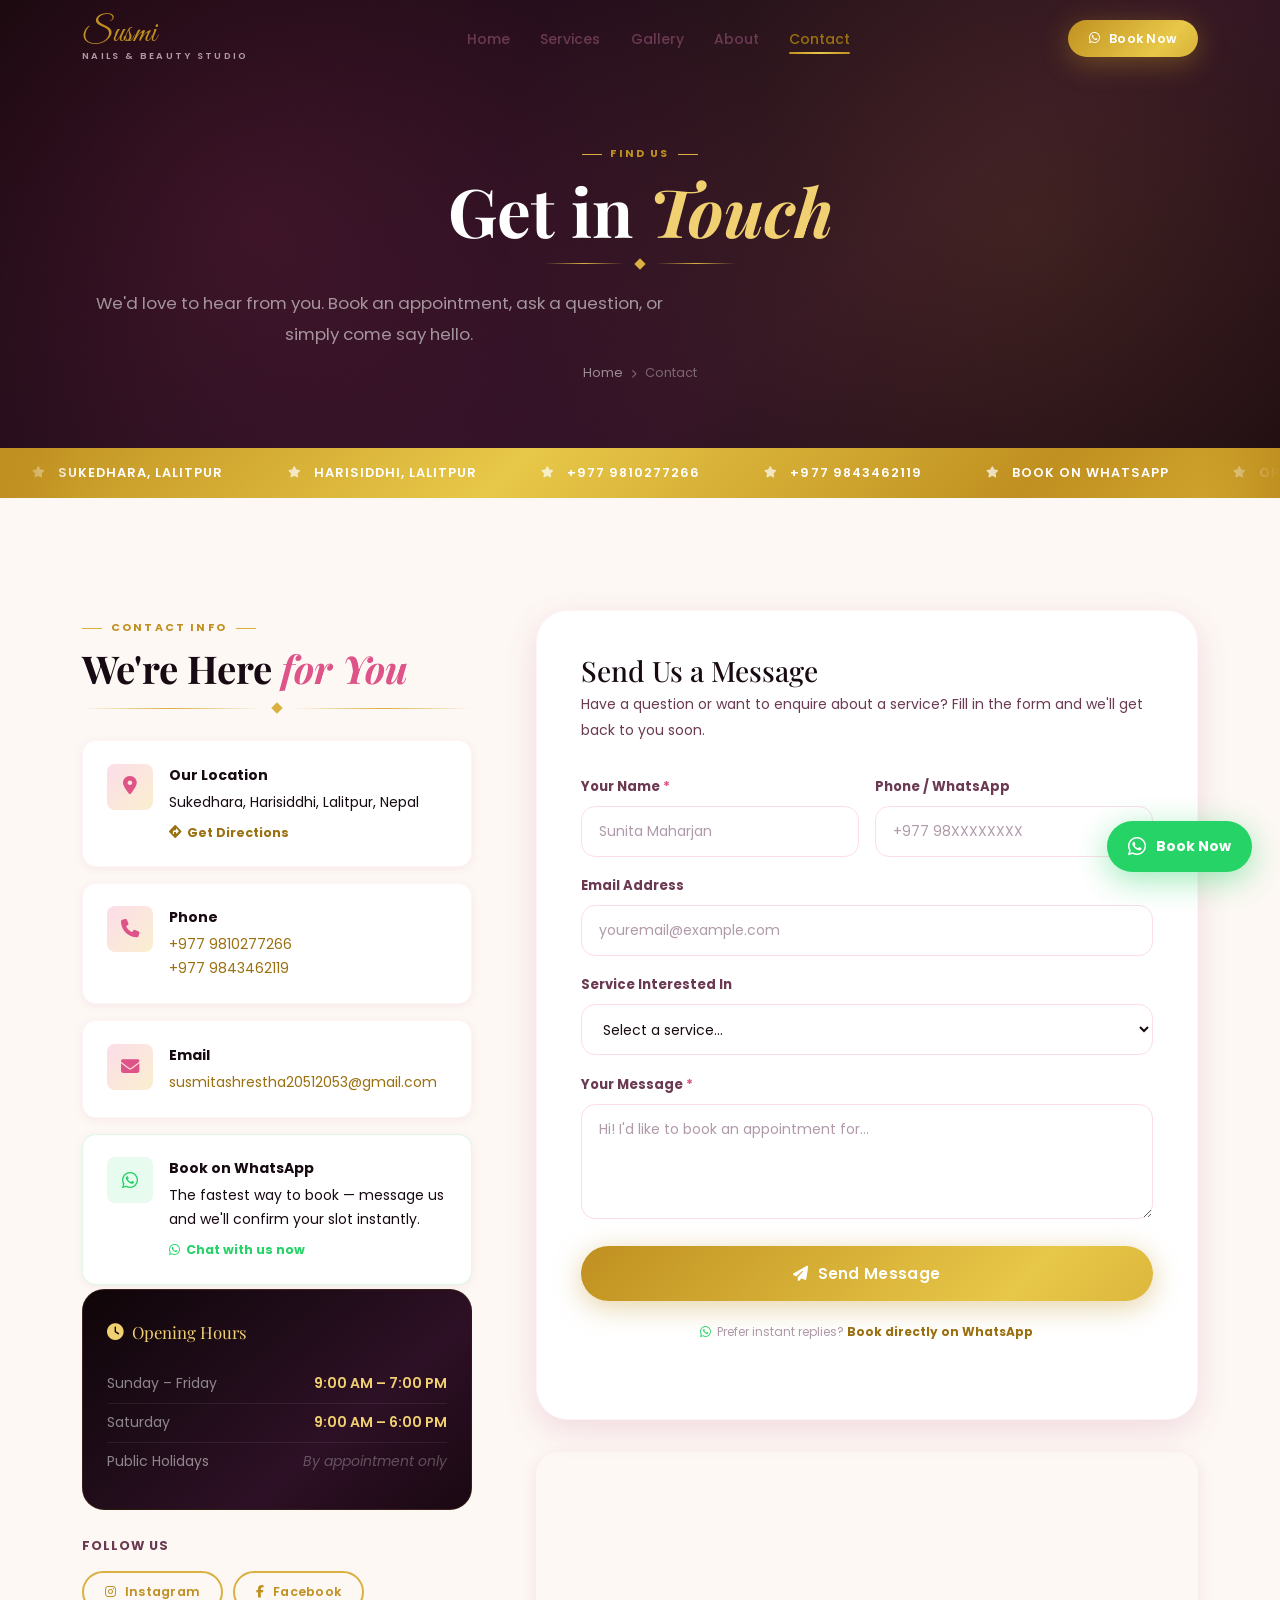
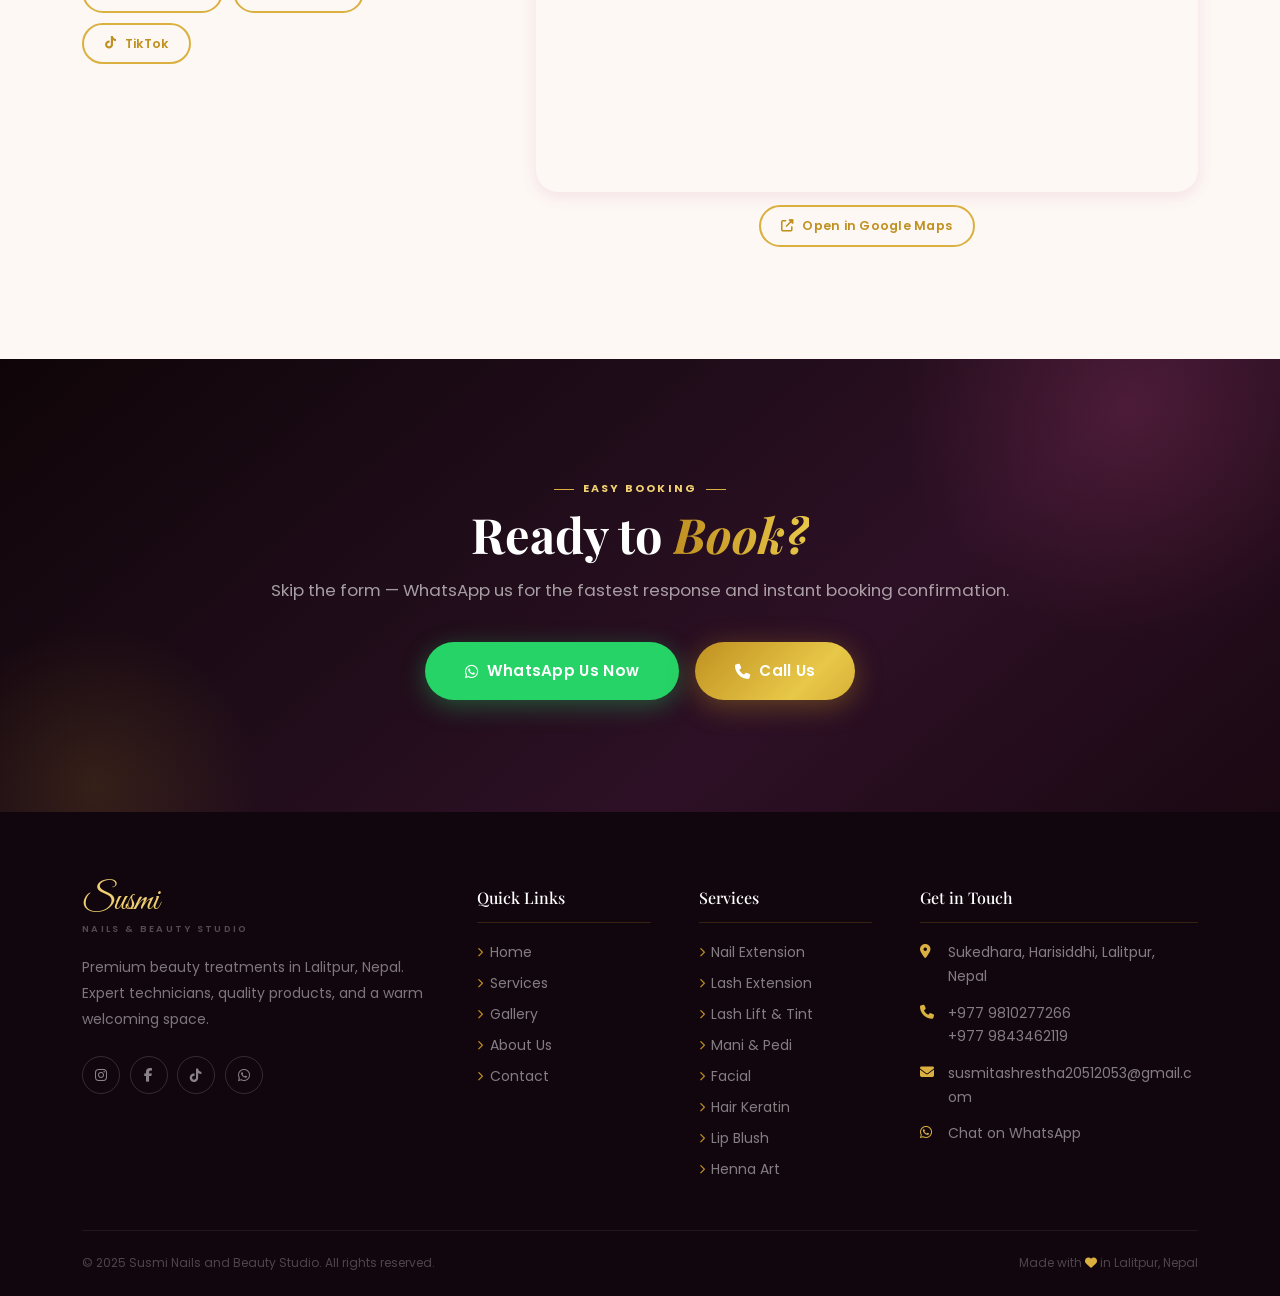
<file: contact.html>
﻿<!DOCTYPE html>
<html lang="en">
<head>
  <meta charset="UTF-8">
  <meta name="viewport" content="width=device-width, initial-scale=1.0">
  <title>Contact | Susmi Nails and Beauty Studio</title>
  <meta name="description" content="Contact Susmi Nails and Beauty Studio — find us in Sukedhara, Harisiddhi, Lalitpur, Nepal. Book via WhatsApp, call, or walk in.">
  <link rel="preconnect" href="https://fonts.googleapis.com">
  <link rel="preconnect" href="https://fonts.gstatic.com" crossorigin>
  <link href="https://fonts.googleapis.com/css2?family=Great+Vibes&family=Playfair+Display:ital,wght@0,400;0,500;0,600;0,700;1,400;1,500;1,600&family=Poppins:wght@300;400;500;600;700&display=swap" rel="stylesheet">
  <link rel="stylesheet" href="https://cdnjs.cloudflare.com/ajax/libs/font-awesome/6.5.0/css/all.min.css">
  <link rel="stylesheet" href="css/style.css">
</head>
<body>

<!-- NAVBAR -->
<nav class="navbar" id="navbar">
  <div class="container">
    <div class="navbar__inner">
      <a href="index.html" class="navbar__logo">
        <span class="navbar__logo-name">Susmi</span>
        <span class="navbar__logo-sub">Nails &amp; Beauty Studio</span>
      </a>
      <ul class="navbar__nav">
        <li><a href="index.html"    class="navbar__link">Home</a></li>
        <li><a href="services.html" class="navbar__link">Services</a></li>
        <li><a href="gallery.html"  class="navbar__link">Gallery</a></li>
        <li><a href="about.html"    class="navbar__link">About</a></li>
        <li><a href="contact.html"  class="navbar__link active">Contact</a></li>
      </ul>
      <div class="navbar__actions">
        <a href="https://wa.me/9779810277266" target="_blank" rel="noopener" class="btn btn--gold btn--sm">
          <i class="fab fa-whatsapp"></i> Book Now
        </a>
      </div>
      <button class="navbar__toggle" id="navToggle" aria-label="Open menu">
        <span></span><span></span><span></span>
      </button>
    </div>
  </div>
</nav>

<div class="navbar__drawer" id="navDrawer">
  <button class="navbar__drawer-close" id="drawerClose"><i class="fas fa-times"></i></button>
  <a href="index.html"    class="navbar__link">Home</a>
  <a href="services.html" class="navbar__link">Services</a>
  <a href="gallery.html"  class="navbar__link">Gallery</a>
  <a href="about.html"    class="navbar__link">About</a>
  <a href="contact.html"  class="navbar__link active">Contact</a>
  <a href="https://wa.me/9779810277266" target="_blank" rel="noopener"
     class="btn btn--whatsapp btn--lg navbar__drawer-cta">
    <i class="fab fa-whatsapp"></i> Book on WhatsApp
  </a>
</div>
<div class="navbar__overlay" id="navOverlay"></div>

<!-- PAGE HERO -->
<section class="page-hero">
  <div class="container">
    <div class="page-hero__inner fade-in">
      <span class="label">Find Us</span>
      <h1>Get in <em style="font-style:italic;color:var(--gold-200);">Touch</em></h1>
      <div class="divider divider--center" style="margin-top:.75rem;"><div class="divider-diamond"></div></div>
      <p class="section-subtitle mt-1">
        We'd love to hear from you. Book an appointment, ask a question, or simply come say hello.
      </p>
      <div class="page-hero__bread">
        <a href="index.html">Home</a>
        <span><i class="fas fa-chevron-right" style="font-size:.55rem;"></i></span>
        <span>Contact</span>
      </div>
    </div>
  </div>
</section>

<!-- MARQUEE -->
<div class="marquee-strip">
  <div class="marquee-track">
    <span class="marquee-item"><i class="fas fa-star"></i> Sukedhara, Lalitpur</span>
    <span class="marquee-item"><i class="fas fa-star"></i> Harisiddhi, Lalitpur</span>
    <span class="marquee-item"><i class="fas fa-star"></i> +977 9810277266</span>
    <span class="marquee-item"><i class="fas fa-star"></i> +977 9843462119</span>
    <span class="marquee-item"><i class="fas fa-star"></i> Book on WhatsApp</span>
    <span class="marquee-item"><i class="fas fa-star"></i> Open Sun–Fri 9AM–7PM</span>
    <span class="marquee-item"><i class="fas fa-star"></i> Walk-ins Welcome</span>
    <span class="marquee-item"><i class="fas fa-star"></i> Sukedhara, Lalitpur</span>
    <span class="marquee-item"><i class="fas fa-star"></i> Harisiddhi, Lalitpur</span>
    <span class="marquee-item"><i class="fas fa-star"></i> +977 9810277266</span>
    <span class="marquee-item"><i class="fas fa-star"></i> +977 9843462119</span>
    <span class="marquee-item"><i class="fas fa-star"></i> Book on WhatsApp</span>
    <span class="marquee-item"><i class="fas fa-star"></i> Open Sun–Fri 9AM–7PM</span>
    <span class="marquee-item"><i class="fas fa-star"></i> Walk-ins Welcome</span>
  </div>
</div>

<!-- CONTACT SECTION -->
<section class="section">
  <div class="container">
    <div class="contact-layout">

      <!-- Left: Info -->
      <div class="fade-left">
        <span class="label">Contact Info</span>
        <h2 class="section-title" style="font-size:clamp(1.7rem,3vw,2.5rem);">
          We're Here <span>for You</span>
        </h2>
        <div class="divider" style="margin-bottom:1.75rem;"><div class="divider-diamond"></div></div>

        <div class="contact-info-stack">

          <div class="contact-info-card">
            <div class="contact-info-card__ico"><i class="fas fa-map-marker-alt"></i></div>
            <div>
              <div class="contact-info-card__title">Our Location</div>
              <div class="contact-info-card__val">
                Sukedhara, Harisiddhi, Lalitpur, Nepal
                <br>
                <a href="https://maps.app.goo.gl/7BCYxKcu53GjYXBT6" target="_blank" rel="noopener"
                   style="display:inline-flex;align-items:center;gap:.35rem;margin-top:.45rem;font-size:.78rem;font-weight:700;color:var(--gold-500);">
                  <i class="fas fa-directions"></i> Get Directions
                </a>
              </div>
            </div>
          </div>

          <div class="contact-info-card">
            <div class="contact-info-card__ico"><i class="fas fa-phone"></i></div>
            <div>
              <div class="contact-info-card__title">Phone</div>
              <div class="contact-info-card__val">
                <a href="tel:+9779810277266">+977 9810277266</a><br>
                <a href="tel:+9779843462119">+977 9843462119</a>
              </div>
            </div>
          </div>

          <div class="contact-info-card">
            <div class="contact-info-card__ico"><i class="fas fa-envelope"></i></div>
            <div>
              <div class="contact-info-card__title">Email</div>
              <div class="contact-info-card__val">
                <a href="mailto:susmitashrestha20512053@gmail.com" style="word-break:break-all;">
                  susmitashrestha20512053@gmail.com
                </a>
              </div>
            </div>
          </div>

          <div class="contact-info-card" style="border-color:rgba(37,211,102,.15);">
            <div class="contact-info-card__ico" style="background:rgba(37,211,102,.1);color:#25D366;">
              <i class="fab fa-whatsapp"></i>
            </div>
            <div>
              <div class="contact-info-card__title">Book on WhatsApp</div>
              <div class="contact-info-card__val">
                The fastest way to book — message us and we'll confirm your slot instantly.
                <br>
                <a href="https://wa.me/9779810277266" target="_blank" rel="noopener"
                   style="display:inline-flex;align-items:center;gap:.35rem;margin-top:.45rem;font-size:.78rem;font-weight:700;color:#25D366;">
                  <i class="fab fa-whatsapp"></i> Chat with us now
                </a>
              </div>
            </div>
          </div>

        </div>

        <!-- Hours -->
        <div class="hours-box">
          <div class="hours-box__title">
            <i class="fas fa-clock"></i> Opening Hours
          </div>
          <div class="hours-row">
            <span>Sunday – Friday</span>
            <span class="time">9:00 AM – 7:00 PM</span>
          </div>
          <div class="hours-row">
            <span>Saturday</span>
            <span class="time">9:00 AM – 6:00 PM</span>
          </div>
          <div class="hours-row">
            <span>Public Holidays</span>
            <span class="closed">By appointment only</span>
          </div>
        </div>

        <!-- Socials -->
        <div style="margin-top:1.5rem;">
          <p style="font-size:.8rem;font-weight:700;color:var(--txt-mid);margin-bottom:.85rem;text-transform:uppercase;letter-spacing:.08em;">
            Follow Us
          </p>
          <div style="display:flex;gap:.65rem;flex-wrap:wrap;">
            <a href="https://www.instagram.com/susmi_nails_and_beauty_studio/" target="_blank" rel="noopener"
               class="btn btn--outline-gold btn--sm">
              <i class="fab fa-instagram"></i> Instagram
            </a>
            <a href="https://www.facebook.com/profile.php?id=61574006287825" target="_blank" rel="noopener"
               class="btn btn--outline-gold btn--sm">
              <i class="fab fa-facebook-f"></i> Facebook
            </a>
            <a href="https://www.tiktok.com/@susminailandbeautystudio" target="_blank" rel="noopener"
               class="btn btn--outline-gold btn--sm">
              <i class="fab fa-tiktok"></i> TikTok
            </a>
          </div>
        </div>
      </div>

      <!-- Right: Form + Map -->
      <div class="fade-right">

        <div class="contact-form-box">
          <h3>Send Us a Message</h3>
          <p>Have a question or want to enquire about a service? Fill in the form and we'll get back to you soon.</p>

          <form id="contactForm" novalidate>
            <div class="form-row-2">
              <div class="form-group">
                <label class="form-label" for="name">Your Name <span style="color:var(--pink-400);">*</span></label>
                <input type="text" id="name" name="name" class="form-control" placeholder="Sunita Maharjan" required>
              </div>
              <div class="form-group">
                <label class="form-label" for="phone">Phone / WhatsApp</label>
                <input type="tel" id="phone" name="phone" class="form-control" placeholder="+977 98XXXXXXXX">
              </div>
            </div>
            <div class="form-group">
              <label class="form-label" for="email">Email Address</label>
              <input type="email" id="email" name="email" class="form-control" placeholder="youremail@example.com">
            </div>
            <div class="form-group">
              <label class="form-label" for="service">Service Interested In</label>
              <select id="service" name="service" class="form-control">
                <option value="" disabled selected>Select a service…</option>
                <option>Nail Extension</option>
                <option>Lash Extension</option>
                <option>Lash Lift &amp; Tint</option>
                <option>Manicure &amp; Pedicure</option>
                <option>Facial Treatment</option>
                <option>Hair Keratin Straightening</option>
                <option>Lip Blush</option>
                <option>Henna Art</option>
                <option>Other / Not Sure</option>
              </select>
            </div>
            <div class="form-group">
              <label class="form-label" for="message">Your Message <span style="color:var(--pink-400);">*</span></label>
              <textarea id="message" name="message" class="form-control"
                        placeholder="Hi! I'd like to book an appointment for…" required></textarea>
            </div>
            <button type="submit" class="btn btn--gold btn--lg" style="width:100%;justify-content:center;">
              <i class="fas fa-paper-plane"></i> Send Message
            </button>
          </form>

          <p style="font-size:.75rem;color:var(--txt-light);margin-top:1.25rem;text-align:center;">
            <i class="fab fa-whatsapp" style="color:#25D366;"></i>&nbsp;
            Prefer instant replies?
            <a href="https://wa.me/9779810277266" target="_blank" rel="noopener"
               style="color:var(--gold-500);font-weight:700;">Book directly on WhatsApp</a>
          </p>
        </div>

        <!-- Map -->
        <div class="map-embed">
          <iframe
            src="https://www.google.com/maps/embed?pb=!1m18!1m12!1m3!1d56530.31722401483!2d85.28402677431642!3d27.6714896!2m3!1f0!2f0!3f0!3m2!1i1024!2i768!4f13.1!3m3!1m2!1s0x39eb19a5c8e44d2b%3A0xd0fb8578c6e5d56c!2sHarisiddhi%2C%20Lalitpur%2044600!5e0!3m2!1sen!2snp!4v1700000000000!5m2!1sen!2snp"
            allowfullscreen=""
            loading="lazy"
            referrerpolicy="no-referrer-when-downgrade"
            title="Susmi Nails and Beauty Studio — Harisiddhi, Lalitpur">
          </iframe>
        </div>

        <div style="text-align:center;margin-top:.85rem;">
          <a href="https://maps.app.goo.gl/7BCYxKcu53GjYXBT6" target="_blank" rel="noopener"
             class="btn btn--outline-gold btn--sm">
            <i class="fas fa-external-link-alt"></i> Open in Google Maps
          </a>
        </div>

      </div>
    </div>
  </div>
</section>

<!-- CTA -->
<section class="cta-section">
  <div class="cta-section__glow cta-section__glow--1"></div>
  <div class="cta-section__glow cta-section__glow--2"></div>
  <div class="container">
    <div class="fade-in">
      <span class="label" style="color:var(--gold-200);">Easy Booking</span>
      <h2>Ready to <em>Book?</em></h2>
      <p>Skip the form — WhatsApp us for the fastest response and instant booking confirmation.</p>
      <div class="cta-actions">
        <a href="https://wa.me/9779810277266" target="_blank" rel="noopener" class="btn btn--whatsapp btn--lg">
          <i class="fab fa-whatsapp"></i> WhatsApp Us Now
        </a>
        <a href="tel:+9779810277266" class="btn btn--gold btn--lg">
          <i class="fas fa-phone"></i> Call Us
        </a>
      </div>
    </div>
  </div>
</section>

<!-- FOOTER -->
<footer class="footer">
  <div class="container">
    <div class="footer__grid">
      <div>
        <div class="footer__logo-name">Susmi</div>
        <span class="footer__logo-sub">Nails &amp; Beauty Studio</span>
        <p class="footer__blurb">Premium beauty treatments in Lalitpur, Nepal. Expert technicians, quality products, and a warm welcoming space.</p>
        <div class="footer__socials">
          <a href="https://www.instagram.com/susmi_nails_and_beauty_studio/" target="_blank" rel="noopener" class="footer__social"><i class="fab fa-instagram"></i></a>
          <a href="https://www.facebook.com/profile.php?id=61574006287825" target="_blank" rel="noopener" class="footer__social"><i class="fab fa-facebook-f"></i></a>
          <a href="https://www.tiktok.com/@susminailandbeautystudio" target="_blank" rel="noopener" class="footer__social"><i class="fab fa-tiktok"></i></a>
          <a href="https://wa.me/9779810277266" target="_blank" rel="noopener" class="footer__social"><i class="fab fa-whatsapp"></i></a>
        </div>
      </div>
      <div>
        <div class="footer__col-title">Quick Links</div>
        <ul class="footer__links">
          <li><a href="index.html"    class="footer__link"><i class="fas fa-chevron-right"></i> Home</a></li>
          <li><a href="services.html" class="footer__link"><i class="fas fa-chevron-right"></i> Services</a></li>
          <li><a href="gallery.html"  class="footer__link"><i class="fas fa-chevron-right"></i> Gallery</a></li>
          <li><a href="about.html"    class="footer__link"><i class="fas fa-chevron-right"></i> About Us</a></li>
          <li><a href="contact.html"  class="footer__link"><i class="fas fa-chevron-right"></i> Contact</a></li>
        </ul>
      </div>
      <div>
        <div class="footer__col-title">Services</div>
        <ul class="footer__links">
          <li><a href="services.html#nail-extension" class="footer__link"><i class="fas fa-chevron-right"></i> Nail Extension</a></li>
          <li><a href="services.html#lash-extension" class="footer__link"><i class="fas fa-chevron-right"></i> Lash Extension</a></li>
          <li><a href="services.html#lash-lift"      class="footer__link"><i class="fas fa-chevron-right"></i> Lash Lift &amp; Tint</a></li>
          <li><a href="services.html#manicure"       class="footer__link"><i class="fas fa-chevron-right"></i> Mani &amp; Pedi</a></li>
          <li><a href="services.html#facial"         class="footer__link"><i class="fas fa-chevron-right"></i> Facial</a></li>
          <li><a href="services.html#keratin"        class="footer__link"><i class="fas fa-chevron-right"></i> Hair Keratin</a></li>
          <li><a href="services.html#lip-blush"      class="footer__link"><i class="fas fa-chevron-right"></i> Lip Blush</a></li>
          <li><a href="services.html#henna"         class="footer__link"><i class="fas fa-chevron-right"></i> Henna Art</a></li>
        </ul>
      </div>
      <div>
        <div class="footer__col-title">Get in Touch</div>
        <div class="footer__contact-row"><i class="fas fa-map-marker-alt"></i><span>Sukedhara, Harisiddhi, Lalitpur, Nepal</span></div>
        <div class="footer__contact-row"><i class="fas fa-phone"></i><div><a href="tel:+9779810277266">+977 9810277266</a><br><a href="tel:+9779843462119">+977 9843462119</a></div></div>
        <div class="footer__contact-row"><i class="fas fa-envelope"></i><a href="mailto:susmitashrestha20512053@gmail.com" style="word-break:break-all;">susmitashrestha20512053@gmail.com</a></div>
        <div class="footer__contact-row"><i class="fab fa-whatsapp"></i><a href="https://wa.me/9779810277266" target="_blank" rel="noopener">Chat on WhatsApp</a></div>
      </div>
    </div>
    <div class="footer__bottom">
      <span>&copy; 2025 Susmi Nails and Beauty Studio. All rights reserved.</span>
      <span>Made with <i class="fas fa-heart" style="color:var(--gold-300);"></i> in Lalitpur, Nepal</span>
    </div>
  </div>
</footer>

<a href="https://wa.me/9779810277266" target="_blank" rel="noopener" class="wa-float">
  <i class="fab fa-whatsapp"></i><span>Book Now</span>
</a>

<script src="js/main.js"></script>
</body>
</html>
</file>
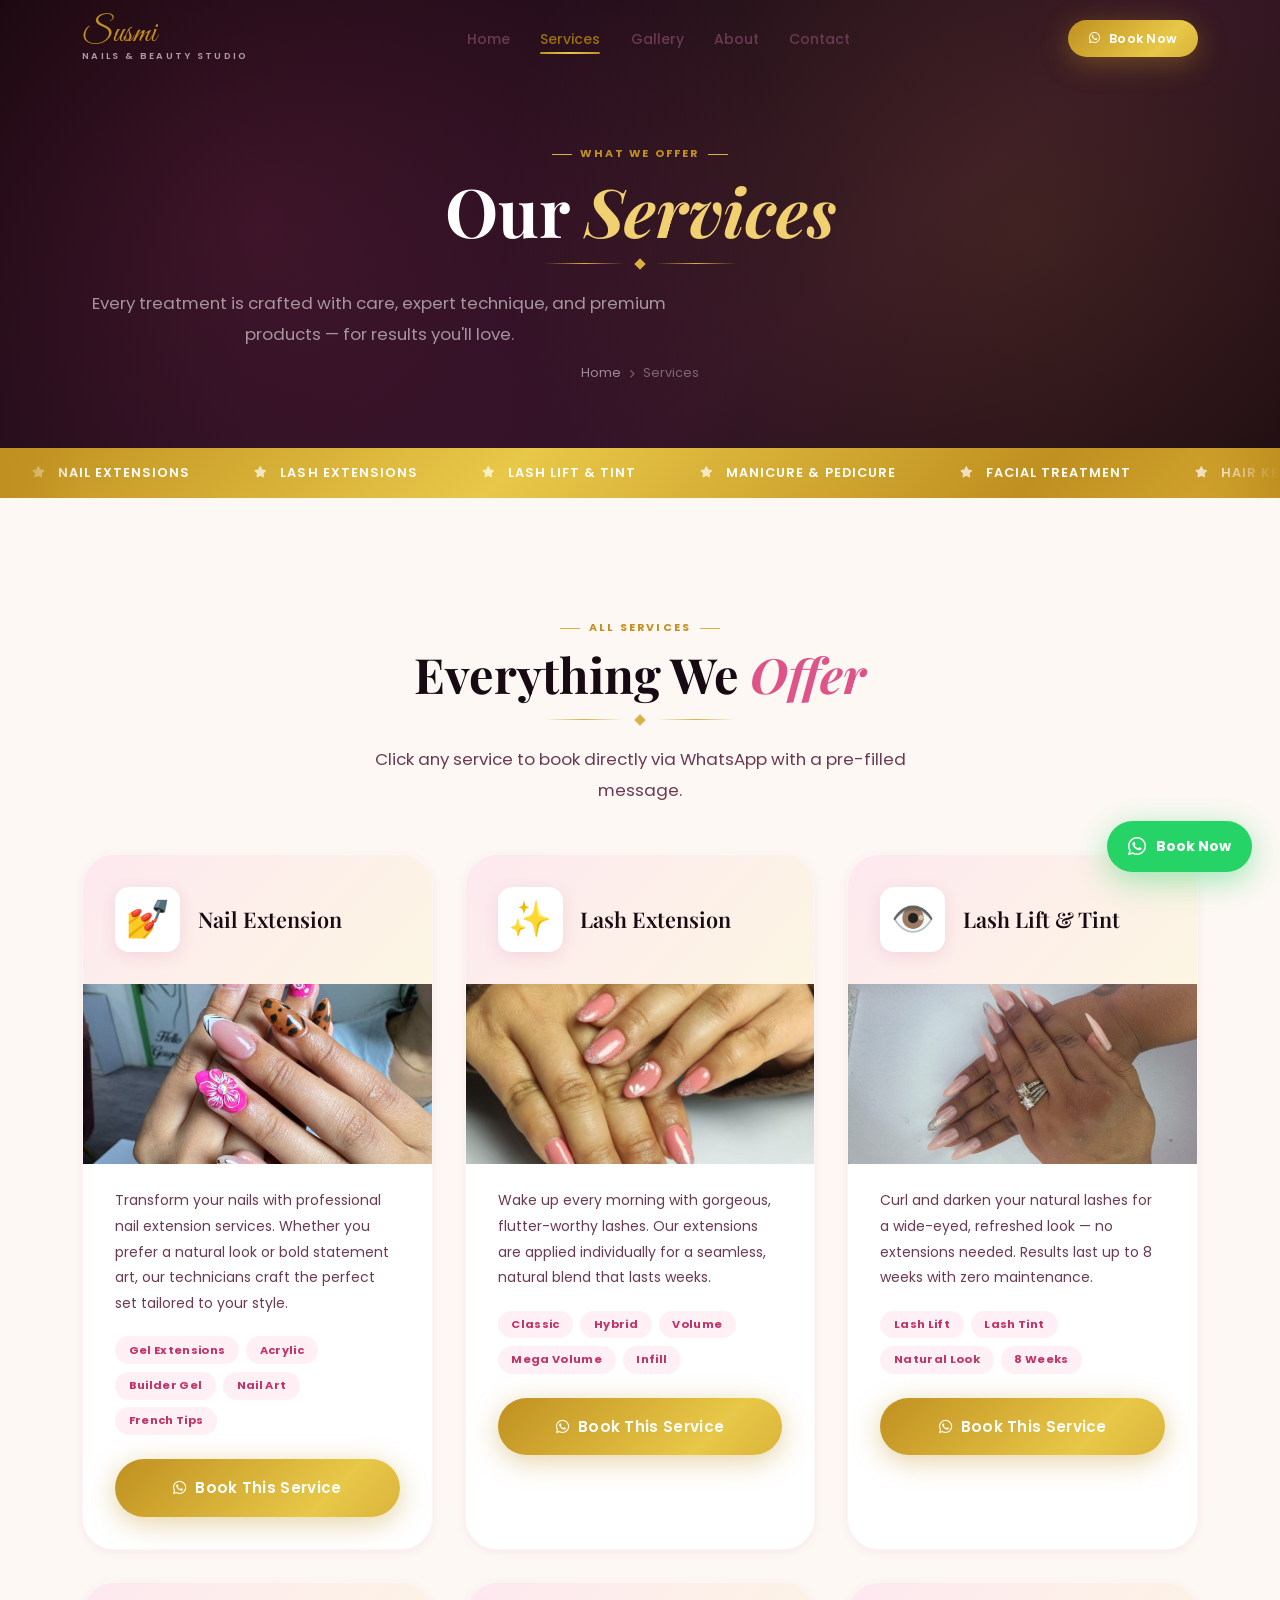
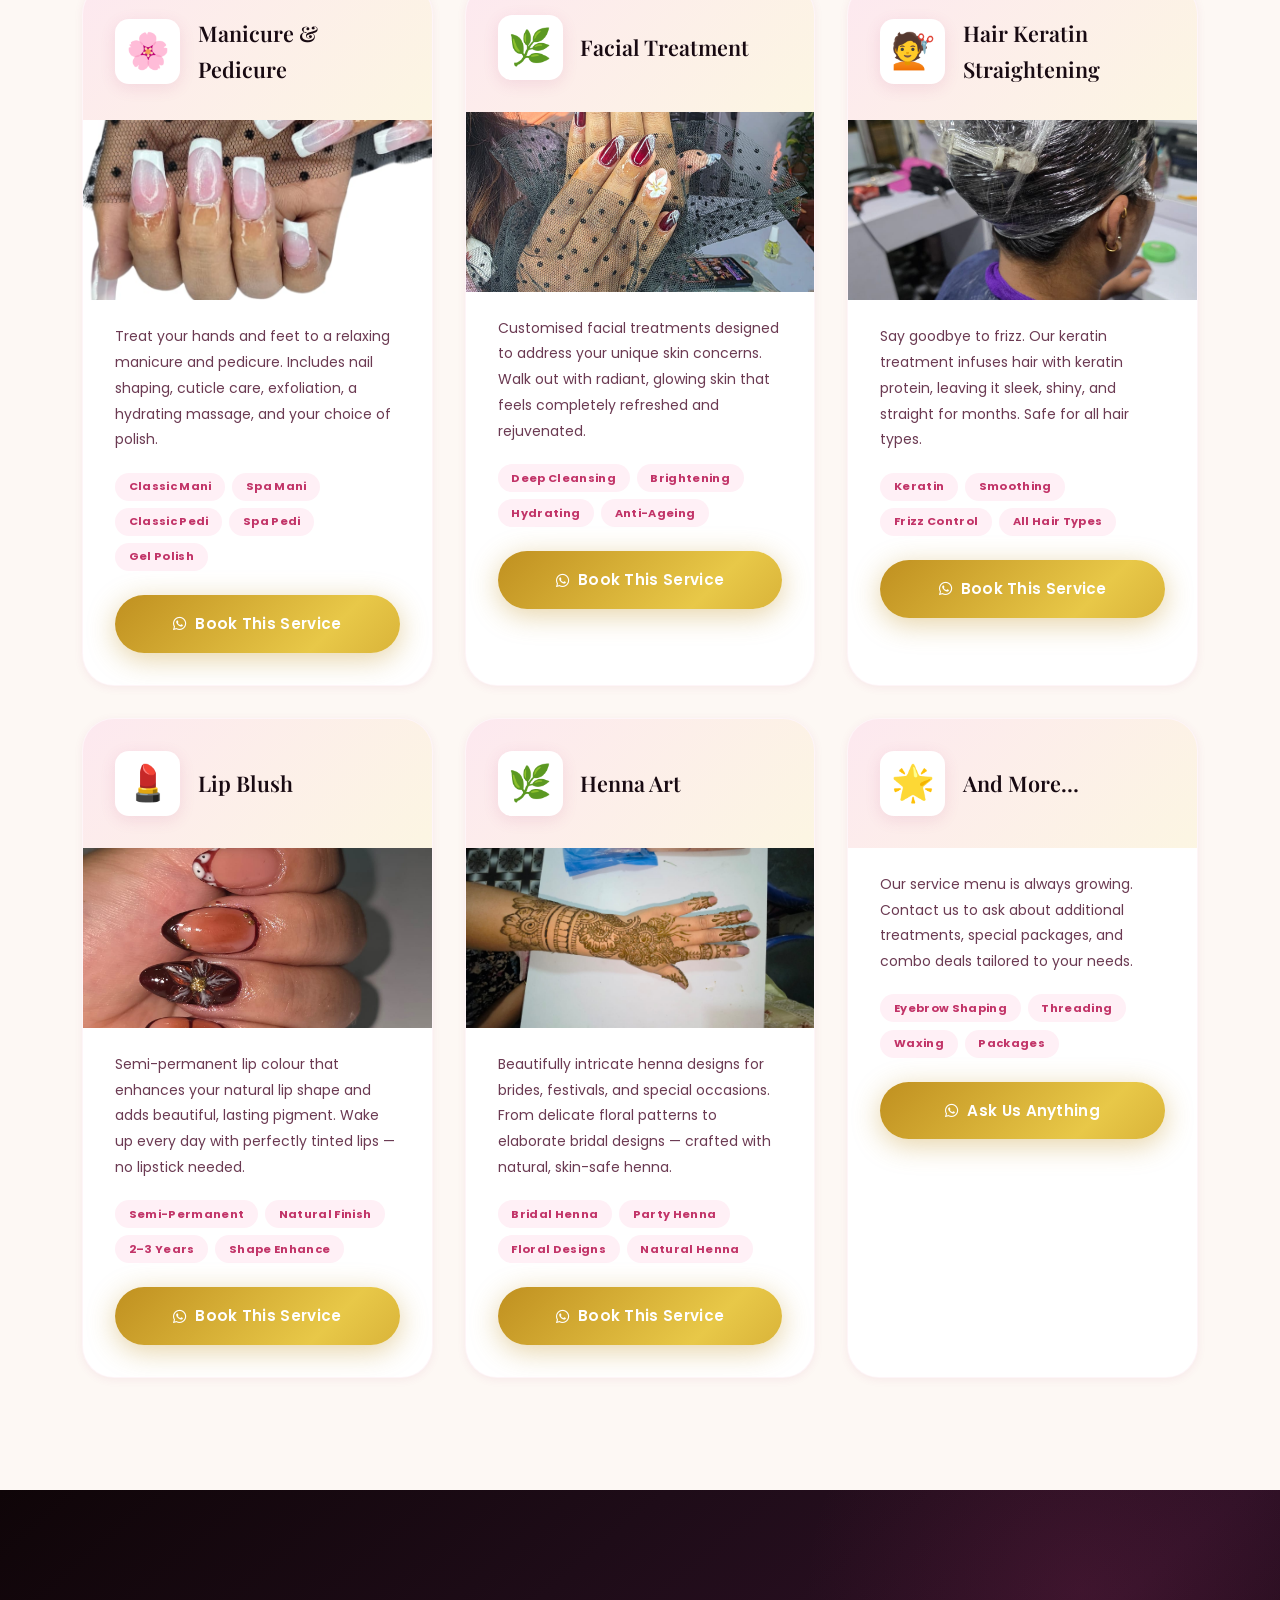
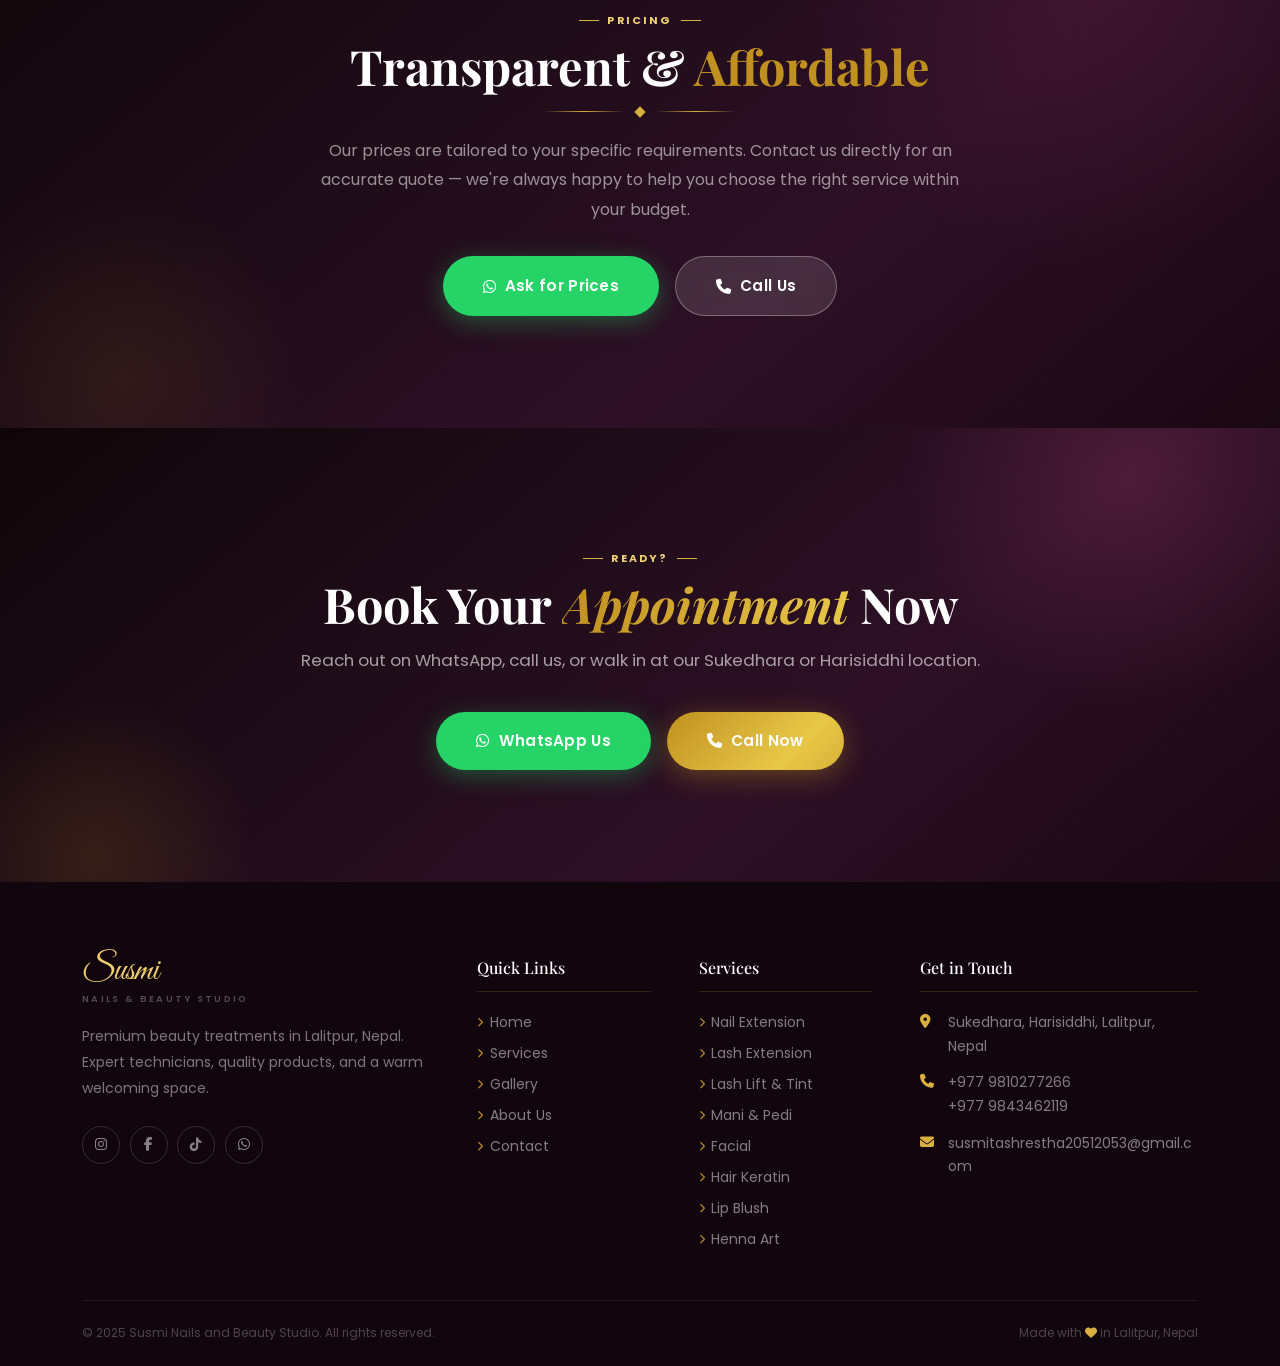
<file: services.html>
﻿<!DOCTYPE html>
<html lang="en">
<head>
  <meta charset="UTF-8">
  <meta name="viewport" content="width=device-width, initial-scale=1.0">
  <title>Services | Susmi Nails and Beauty Studio</title>
  <meta name="description" content="Explore all beauty services at Susmi Nails and Beauty Studio — nail extensions, lash extensions, lash lift & tint, manicure, pedicure, facials, keratin straightening, lip blush and more.">
  <link rel="preconnect" href="https://fonts.googleapis.com">
  <link rel="preconnect" href="https://fonts.gstatic.com" crossorigin>
  <link href="https://fonts.googleapis.com/css2?family=Great+Vibes&family=Playfair+Display:ital,wght@0,400;0,500;0,600;0,700;1,400;1,500;1,600&family=Poppins:wght@300;400;500;600;700&display=swap" rel="stylesheet">
  <link rel="stylesheet" href="https://cdnjs.cloudflare.com/ajax/libs/font-awesome/6.5.0/css/all.min.css">
  <link rel="stylesheet" href="css/style.css">
</head>
<body>

<!-- NAVBAR -->
<nav class="navbar" id="navbar">
  <div class="container">
    <div class="navbar__inner">
      <a href="index.html" class="navbar__logo">
        <span class="navbar__logo-name">Susmi</span>
        <span class="navbar__logo-sub">Nails &amp; Beauty Studio</span>
      </a>
      <ul class="navbar__nav">
        <li><a href="index.html"    class="navbar__link">Home</a></li>
        <li><a href="services.html" class="navbar__link active">Services</a></li>
        <li><a href="gallery.html"  class="navbar__link">Gallery</a></li>
        <li><a href="about.html"    class="navbar__link">About</a></li>
        <li><a href="contact.html"  class="navbar__link">Contact</a></li>
      </ul>
      <div class="navbar__actions">
        <a href="https://wa.me/9779810277266" target="_blank" rel="noopener" class="btn btn--gold btn--sm">
          <i class="fab fa-whatsapp"></i> Book Now
        </a>
      </div>
      <button class="navbar__toggle" id="navToggle" aria-label="Open menu">
        <span></span><span></span><span></span>
      </button>
    </div>
  </div>
</nav>

<div class="navbar__drawer" id="navDrawer">
  <button class="navbar__drawer-close" id="drawerClose"><i class="fas fa-times"></i></button>
  <a href="index.html"    class="navbar__link">Home</a>
  <a href="services.html" class="navbar__link active">Services</a>
  <a href="gallery.html"  class="navbar__link">Gallery</a>
  <a href="about.html"    class="navbar__link">About</a>
  <a href="contact.html"  class="navbar__link">Contact</a>
  <a href="https://wa.me/9779810277266" target="_blank" rel="noopener"
     class="btn btn--whatsapp btn--lg navbar__drawer-cta">
    <i class="fab fa-whatsapp"></i> Book on WhatsApp
  </a>
</div>
<div class="navbar__overlay" id="navOverlay"></div>

<!-- PAGE HERO -->
<section class="page-hero">
  <div class="container">
    <div class="page-hero__inner fade-in">
      <span class="label">What We Offer</span>
      <h1>Our <em style="font-style:italic;color:var(--gold-200);">Services</em></h1>
      <div class="divider divider--center" style="margin-top:.75rem;"><div class="divider-diamond"></div></div>
      <p class="section-subtitle mt-1">
        Every treatment is crafted with care, expert technique, and premium products — for results you'll love.
      </p>
      <div class="page-hero__bread">
        <a href="index.html">Home</a>
        <span><i class="fas fa-chevron-right" style="font-size:.55rem;"></i></span>
        <span>Services</span>
      </div>
    </div>
  </div>
</section>

<!-- MARQUEE -->
<div class="marquee-strip">
  <div class="marquee-track">
    <span class="marquee-item"><i class="fas fa-star"></i> Nail Extensions</span>
    <span class="marquee-item"><i class="fas fa-star"></i> Lash Extensions</span>
    <span class="marquee-item"><i class="fas fa-star"></i> Lash Lift &amp; Tint</span>
    <span class="marquee-item"><i class="fas fa-star"></i> Manicure &amp; Pedicure</span>
    <span class="marquee-item"><i class="fas fa-star"></i> Facial Treatment</span>
    <span class="marquee-item"><i class="fas fa-star"></i> Hair Keratin</span>
    <span class="marquee-item"><i class="fas fa-star"></i> Lip Blush</span>
    <span class="marquee-item"><i class="fas fa-star"></i> Henna Art</span>
    <span class="marquee-item"><i class="fas fa-star"></i> Book via WhatsApp</span>
    <span class="marquee-item"><i class="fas fa-star"></i> Nail Extensions</span>
    <span class="marquee-item"><i class="fas fa-star"></i> Lash Extensions</span>
    <span class="marquee-item"><i class="fas fa-star"></i> Lash Lift &amp; Tint</span>
    <span class="marquee-item"><i class="fas fa-star"></i> Manicure &amp; Pedicure</span>
    <span class="marquee-item"><i class="fas fa-star"></i> Facial Treatment</span>
    <span class="marquee-item"><i class="fas fa-star"></i> Hair Keratin</span>
    <span class="marquee-item"><i class="fas fa-star"></i> Lip Blush</span>
    <span class="marquee-item"><i class="fas fa-star"></i> Henna Art</span>
    <span class="marquee-item"><i class="fas fa-star"></i> Book via WhatsApp</span>
  </div>
</div>

<!-- SERVICES GRID -->
<section class="section">
  <div class="container">

    <div class="text-center fade-in" style="margin-bottom:3rem;">
      <span class="label">All Services</span>
      <h2 class="section-title">Everything We <span>Offer</span></h2>
      <div class="divider divider--center"><div class="divider-diamond"></div></div>
      <p class="section-subtitle mt-1" style="margin-inline:auto;">
        Click any service to book directly via WhatsApp with a pre-filled message.
      </p>
    </div>

    <div class="services-full-grid">

      <!-- 1. Nail Extension -->
      <div class="sfc fade-in delay-1" id="nail-extension">
        <div class="sfc__head">
          <div class="sfc__ico">💅</div>
          <div class="sfc__name">Nail Extension</div>
        </div>
        <div class="sfc__photo">
          <img src="images/gallery/nails-05-vibrant-mixed.jpeg" alt="Nail Extension" loading="lazy">
        </div>
        <div class="sfc__body">
          <p class="sfc__desc">Transform your nails with professional nail extension services. Whether you prefer a natural look or bold statement art, our technicians craft the perfect set tailored to your style.</p>
          <div class="sfc__tags">
            <span class="stag">Gel Extensions</span>
            <span class="stag">Acrylic</span>
            <span class="stag">Builder Gel</span>
            <span class="stag">Nail Art</span>
            <span class="stag">French Tips</span>
          </div>
          <a href="https://wa.me/9779810277266?text=Hi!%20I'd%20like%20to%20book%20a%20Nail%20Extension%20appointment."
             target="_blank" rel="noopener" class="btn btn--gold btn--lg" style="width:100%;justify-content:center;">
            <i class="fab fa-whatsapp"></i> Book This Service
          </a>
        </div>
      </div>

      <!-- 2. Lash Extension -->
      <div class="sfc fade-in delay-2" id="lash-extension">
        <div class="sfc__head">
          <div class="sfc__ico">✨</div>
          <div class="sfc__name">Lash Extension</div>
        </div>
        <div class="sfc__photo">
          <img src="images/services/nails.jpeg" alt="Lash Extension Service" loading="lazy">
        </div>
        <div class="sfc__body">
          <p class="sfc__desc">Wake up every morning with gorgeous, flutter-worthy lashes. Our extensions are applied individually for a seamless, natural blend that lasts weeks.</p>
          <div class="sfc__tags">
            <span class="stag">Classic</span>
            <span class="stag">Hybrid</span>
            <span class="stag">Volume</span>
            <span class="stag">Mega Volume</span>
            <span class="stag">Infill</span>
          </div>
          <a href="https://wa.me/9779810277266?text=Hi!%20I'd%20like%20to%20book%20a%20Lash%20Extension%20appointment."
             target="_blank" rel="noopener" class="btn btn--gold btn--lg" style="width:100%;justify-content:center;">
            <i class="fab fa-whatsapp"></i> Book This Service
          </a>
        </div>
      </div>

      <!-- 3. Lash Lift & Tint -->
      <div class="sfc fade-in delay-3" id="lash-lift">
        <div class="sfc__head">
          <div class="sfc__ico">👁️</div>
          <div class="sfc__name">Lash Lift &amp; Tint</div>
        </div>
        <div class="sfc__photo">
          <img src="images/gallery/nails-09-nude-pink.jpeg" alt="Lash Lift &amp; Tint Service" loading="lazy">
        </div>
        <div class="sfc__body">
          <p class="sfc__desc">Curl and darken your natural lashes for a wide-eyed, refreshed look — no extensions needed. Results last up to 8 weeks with zero maintenance.</p>
          <div class="sfc__tags">
            <span class="stag">Lash Lift</span>
            <span class="stag">Lash Tint</span>
            <span class="stag">Natural Look</span>
            <span class="stag">8 Weeks</span>
          </div>
          <a href="https://wa.me/9779810277266?text=Hi!%20I'd%20like%20to%20book%20a%20Lash%20Lift%20%26%20Tint%20appointment."
             target="_blank" rel="noopener" class="btn btn--gold btn--lg" style="width:100%;justify-content:center;">
            <i class="fab fa-whatsapp"></i> Book This Service
          </a>
        </div>
      </div>

      <!-- 4. Manicure & Pedicure -->
      <div class="sfc fade-in delay-1" id="manicure">
        <div class="sfc__head">
          <div class="sfc__ico">🌸</div>
          <div class="sfc__name">Manicure &amp; Pedicure</div>
        </div>
        <div class="sfc__photo">
          <img src="images/gallery/nails-11-white-french.jpeg" alt="Manicure &amp; Pedicure" loading="lazy">
        </div>
        <div class="sfc__body">
          <p class="sfc__desc">Treat your hands and feet to a relaxing manicure and pedicure. Includes nail shaping, cuticle care, exfoliation, a hydrating massage, and your choice of polish.</p>
          <div class="sfc__tags">
            <span class="stag">Classic Mani</span>
            <span class="stag">Spa Mani</span>
            <span class="stag">Classic Pedi</span>
            <span class="stag">Spa Pedi</span>
            <span class="stag">Gel Polish</span>
          </div>
          <a href="https://wa.me/9779810277266?text=Hi!%20I'd%20like%20to%20book%20a%20Manicure%20%26%20Pedicure%20appointment."
             target="_blank" rel="noopener" class="btn btn--gold btn--lg" style="width:100%;justify-content:center;">
            <i class="fab fa-whatsapp"></i> Book This Service
          </a>
        </div>
      </div>

      <!-- 5. Facial -->
      <div class="sfc fade-in delay-2" id="facial">
        <div class="sfc__head">
          <div class="sfc__ico">🌿</div>
          <div class="sfc__name">Facial Treatment</div>
        </div>
        <div class="sfc__photo">
          <img src="images/hero/salon-interior-2.jpeg" alt="Facial Treatment — Susmi Nails and Beauty Studio" loading="lazy">
        </div>
        <div class="sfc__body">
          <p class="sfc__desc">Customised facial treatments designed to address your unique skin concerns. Walk out with radiant, glowing skin that feels completely refreshed and rejuvenated.</p>
          <div class="sfc__tags">
            <span class="stag">Deep Cleansing</span>
            <span class="stag">Brightening</span>
            <span class="stag">Hydrating</span>
            <span class="stag">Anti-Ageing</span>
          </div>
          <a href="https://wa.me/9779810277266?text=Hi!%20I'd%20like%20to%20book%20a%20Facial%20Treatment%20appointment."
             target="_blank" rel="noopener" class="btn btn--gold btn--lg" style="width:100%;justify-content:center;">
            <i class="fab fa-whatsapp"></i> Book This Service
          </a>
        </div>
      </div>

      <!-- 6. Keratin -->
      <div class="sfc fade-in delay-3" id="keratin">
        <div class="sfc__head">
          <div class="sfc__ico">💇</div>
          <div class="sfc__name">Hair Keratin Straightening</div>
        </div>
        <div class="sfc__photo">
          <img src="images/gallery/hair-01-keratin.jpeg" alt="Hair Keratin Treatment" loading="lazy">
        </div>
        <div class="sfc__body">
          <p class="sfc__desc">Say goodbye to frizz. Our keratin treatment infuses hair with keratin protein, leaving it sleek, shiny, and straight for months. Safe for all hair types.</p>
          <div class="sfc__tags">
            <span class="stag">Keratin</span>
            <span class="stag">Smoothing</span>
            <span class="stag">Frizz Control</span>
            <span class="stag">All Hair Types</span>
          </div>
          <a href="https://wa.me/9779810277266?text=Hi!%20I'd%20like%20to%20book%20a%20Keratin%20Straightening%20appointment."
             target="_blank" rel="noopener" class="btn btn--gold btn--lg" style="width:100%;justify-content:center;">
            <i class="fab fa-whatsapp"></i> Book This Service
          </a>
        </div>
      </div>

      <!-- 7. Lip Blush -->
      <div class="sfc fade-in delay-1" id="lip-blush">
        <div class="sfc__head">
          <div class="sfc__ico">💄</div>
          <div class="sfc__name">Lip Blush</div>
        </div>
        <div class="sfc__photo">
          <img src="images/gallery/nails-04-burgundy-gold.jpeg" alt="Lip Blush Semi-Permanent" loading="lazy">
        </div>
        <div class="sfc__body">
          <p class="sfc__desc">Semi-permanent lip colour that enhances your natural lip shape and adds beautiful, lasting pigment. Wake up every day with perfectly tinted lips — no lipstick needed.</p>
          <div class="sfc__tags">
            <span class="stag">Semi-Permanent</span>
            <span class="stag">Natural Finish</span>
            <span class="stag">2–3 Years</span>
            <span class="stag">Shape Enhance</span>
          </div>
          <a href="https://wa.me/9779810277266?text=Hi!%20I'd%20like%20to%20book%20a%20Lip%20Blush%20appointment."
             target="_blank" rel="noopener" class="btn btn--gold btn--lg" style="width:100%;justify-content:center;">
            <i class="fab fa-whatsapp"></i> Book This Service
          </a>
        </div>
      </div>

      <!-- 8. Henna -->
      <div class="sfc fade-in delay-1" id="henna">
        <div class="sfc__head">
          <div class="sfc__ico">🌿</div>
          <div class="sfc__name">Henna Art</div>
        </div>
        <div class="sfc__photo">
          <img src="images/gallery/other-01-henna-bridal.jpeg" alt="Bridal Henna Art" loading="lazy">
        </div>
        <div class="sfc__body">
          <p class="sfc__desc">Beautifully intricate henna designs for brides, festivals, and special occasions. From delicate floral patterns to elaborate bridal designs — crafted with natural, skin-safe henna.</p>
          <div class="sfc__tags">
            <span class="stag">Bridal Henna</span>
            <span class="stag">Party Henna</span>
            <span class="stag">Floral Designs</span>
            <span class="stag">Natural Henna</span>
          </div>
          <a href="https://wa.me/9779810277266?text=Hi!%20I'd%20like%20to%20book%20a%20Henna%20Art%20appointment."
             target="_blank" rel="noopener" class="btn btn--gold btn--lg" style="width:100%;justify-content:center;">
            <i class="fab fa-whatsapp"></i> Book This Service
          </a>
        </div>
      </div>

      <!-- 9. More -->
      <div class="sfc fade-in delay-2" id="more-services">
        <div class="sfc__head">
          <div class="sfc__ico">🌟</div>
          <div class="sfc__name">And More…</div>
        </div>
        <div class="sfc__body">
          <p class="sfc__desc">Our service menu is always growing. Contact us to ask about additional treatments, special packages, and combo deals tailored to your needs.</p>
          <div class="sfc__tags">
            <span class="stag">Eyebrow Shaping</span>
            <span class="stag">Threading</span>
            <span class="stag">Waxing</span>
            <span class="stag">Packages</span>
          </div>
          <a href="https://wa.me/9779810277266?text=Hi!%20I'd%20like%20to%20know%20more%20about%20your%20services."
             target="_blank" rel="noopener" class="btn btn--gold btn--lg" style="width:100%;justify-content:center;">
            <i class="fab fa-whatsapp"></i> Ask Us Anything
          </a>
        </div>
      </div>

    </div>
  </div>
</section>

<!-- PRICING NOTE -->
<section class="section why-section">
  <div class="container" style="position:relative;z-index:1;">
    <div class="text-center fade-in" style="max-width:650px;margin-inline:auto;">
      <span class="label" style="color:var(--gold-200);">Pricing</span>
      <h2 class="section-title" style="color:#fff;">Transparent &amp; <em>Affordable</em></h2>
      <div class="divider divider--center"><div class="divider-diamond"></div></div>
      <p style="color:rgba(255,255,255,.55);margin-top:.85rem;font-size:1rem;">
        Our prices are tailored to your specific requirements. Contact us directly for an accurate quote — we're always happy to help you choose the right service within your budget.
      </p>
      <div class="cta-actions mt-2">
        <a href="https://wa.me/9779810277266?text=Hi!%20Can%20you%20share%20your%20price%20list%3F"
           target="_blank" rel="noopener" class="btn btn--whatsapp btn--lg">
          <i class="fab fa-whatsapp"></i> Ask for Prices
        </a>
        <a href="tel:+9779810277266" class="btn btn--ghost btn--lg">
          <i class="fas fa-phone"></i> Call Us
        </a>
      </div>
    </div>
  </div>
</section>

<!-- CTA -->
<section class="cta-section">
  <div class="cta-section__glow cta-section__glow--1"></div>
  <div class="cta-section__glow cta-section__glow--2"></div>
  <div class="container">
    <div class="fade-in">
      <span class="label" style="color:var(--gold-200);">Ready?</span>
      <h2>Book Your <em>Appointment</em> Now</h2>
      <p>Reach out on WhatsApp, call us, or walk in at our Sukedhara or Harisiddhi location.</p>
      <div class="cta-actions">
        <a href="https://wa.me/9779810277266" target="_blank" rel="noopener" class="btn btn--whatsapp btn--lg">
          <i class="fab fa-whatsapp"></i> WhatsApp Us
        </a>
        <a href="tel:+9779810277266" class="btn btn--gold btn--lg">
          <i class="fas fa-phone"></i> Call Now
        </a>
      </div>
    </div>
  </div>
</section>

<!-- FOOTER -->
<footer class="footer">
  <div class="container">
    <div class="footer__grid">
      <div>
        <div class="footer__logo-name">Susmi</div>
        <span class="footer__logo-sub">Nails &amp; Beauty Studio</span>
        <p class="footer__blurb">Premium beauty treatments in Lalitpur, Nepal. Expert technicians, quality products, and a warm welcoming space.</p>
        <div class="footer__socials">
          <a href="https://www.instagram.com/susmi_nails_and_beauty_studio/" target="_blank" rel="noopener" class="footer__social"><i class="fab fa-instagram"></i></a>
          <a href="https://www.facebook.com/profile.php?id=61574006287825" target="_blank" rel="noopener" class="footer__social"><i class="fab fa-facebook-f"></i></a>
          <a href="https://www.tiktok.com/@susminailandbeautystudio" target="_blank" rel="noopener" class="footer__social"><i class="fab fa-tiktok"></i></a>
          <a href="https://wa.me/9779810277266" target="_blank" rel="noopener" class="footer__social"><i class="fab fa-whatsapp"></i></a>
        </div>
      </div>
      <div>
        <div class="footer__col-title">Quick Links</div>
        <ul class="footer__links">
          <li><a href="index.html"    class="footer__link"><i class="fas fa-chevron-right"></i> Home</a></li>
          <li><a href="services.html" class="footer__link"><i class="fas fa-chevron-right"></i> Services</a></li>
          <li><a href="gallery.html"  class="footer__link"><i class="fas fa-chevron-right"></i> Gallery</a></li>
          <li><a href="about.html"    class="footer__link"><i class="fas fa-chevron-right"></i> About Us</a></li>
          <li><a href="contact.html"  class="footer__link"><i class="fas fa-chevron-right"></i> Contact</a></li>
        </ul>
      </div>
      <div>
        <div class="footer__col-title">Services</div>
        <ul class="footer__links">
          <li><a href="#nail-extension" class="footer__link"><i class="fas fa-chevron-right"></i> Nail Extension</a></li>
          <li><a href="#lash-extension" class="footer__link"><i class="fas fa-chevron-right"></i> Lash Extension</a></li>
          <li><a href="#lash-lift"      class="footer__link"><i class="fas fa-chevron-right"></i> Lash Lift &amp; Tint</a></li>
          <li><a href="#manicure"       class="footer__link"><i class="fas fa-chevron-right"></i> Mani &amp; Pedi</a></li>
          <li><a href="#facial"         class="footer__link"><i class="fas fa-chevron-right"></i> Facial</a></li>
          <li><a href="#keratin"        class="footer__link"><i class="fas fa-chevron-right"></i> Hair Keratin</a></li>
          <li><a href="#lip-blush"      class="footer__link"><i class="fas fa-chevron-right"></i> Lip Blush</a></li>
          <li><a href="#henna"          class="footer__link"><i class="fas fa-chevron-right"></i> Henna Art</a></li>
        </ul>
      </div>
      <div>
        <div class="footer__col-title">Get in Touch</div>
        <div class="footer__contact-row"><i class="fas fa-map-marker-alt"></i><span>Sukedhara, Harisiddhi, Lalitpur, Nepal</span></div>
        <div class="footer__contact-row"><i class="fas fa-phone"></i><div><a href="tel:+9779810277266">+977 9810277266</a><br><a href="tel:+9779843462119">+977 9843462119</a></div></div>
        <div class="footer__contact-row"><i class="fas fa-envelope"></i><a href="mailto:susmitashrestha20512053@gmail.com" style="word-break:break-all;">susmitashrestha20512053@gmail.com</a></div>
      </div>
    </div>
    <div class="footer__bottom">
      <span>&copy; 2025 Susmi Nails and Beauty Studio. All rights reserved.</span>
      <span>Made with <i class="fas fa-heart" style="color:var(--gold-300);"></i> in Lalitpur, Nepal</span>
    </div>
  </div>
</footer>

<a href="https://wa.me/9779810277266" target="_blank" rel="noopener" class="wa-float">
  <i class="fab fa-whatsapp"></i><span>Book Now</span>
</a>

<script src="js/main.js"></script>
</body>
</html>
</file>
<file: css/style.css>
/* =============================================
   SUSMI NAILS AND BEAUTY STUDIO — PREMIUM REDESIGN
   ============================================= */

@import url('https://fonts.googleapis.com/css2?family=Great+Vibes&family=Playfair+Display:ital,wght@0,400;0,500;0,600;0,700;1,400;1,500;1,600&family=Poppins:wght@300;400;500;600;700&display=swap');

/* ---- CUSTOM PROPERTIES ---- */
:root {
  --pink-50:  #fff0f6;
  --pink-100: #fcdde9;
  --pink-200: #f8b4cc;
  --pink-300: #f07eaa;
  --pink-400: #de5488;
  --pink-500: #c23468;

  --gold-50:  #fffbf0;
  --gold-100: #faefd0;
  --gold-200: #f0d070;
  --gold-300: #dab040;
  --gold-400: #c09020;
  --gold-500: #9a7010;

  --rose-900: #0f0508;
  --rose-800: #1e0c18;
  --rose-700: #2d1025;
  --rose-600: #3d1535;

  --cream: #fdf8f4;
  --white: #ffffff;

  --txt-dark: #180a12;
  --txt-mid:  #6b3a52;
  --txt-light:#b09aaa;

  --grad-gold:       linear-gradient(135deg, #c09020 0%, #e8c848 40%, #c09020 80%, #d4a830 100%);
  --grad-gold-h:     linear-gradient(90deg,  #c09020 0%, #e8c848 50%, #c09020 100%);
  --grad-pink:       linear-gradient(135deg, #f07eaa 0%, #f8b4cc 100%);
  --grad-dark:       linear-gradient(140deg, #0f0508 0%, #1e0c18 35%, #2d1025 65%, #1a0812 100%);
  --grad-card:       linear-gradient(145deg, #ffeef6 0%, #fff8ee 100%);
  --grad-hero-orb:   radial-gradient(circle, #8b2060 0%, #3d1535 50%, transparent 80%);

  --ff-script: 'Great Vibes', cursive;
  --ff-serif:  'Playfair Display', Georgia, serif;
  --ff-sans:   'Poppins', system-ui, sans-serif;

  --section-py: clamp(5rem, 9vw, 7rem);

  --sh-xs:   0 2px  8px  rgba(180, 60,120,.08);
  --sh-sm:   0 4px  16px rgba(180, 60,120,.12);
  --sh-md:   0 10px 32px rgba(180, 60,120,.16);
  --sh-lg:   0 24px 64px rgba(180, 60,120,.22);
  --sh-gold: 0 6px  28px rgba(192,144, 32,.40);
  --sh-glow: 0 0   40px  rgba(192,144, 32,.35);

  --r-sm:   8px;
  --r-md:   14px;
  --r-lg:   22px;
  --r-xl:   32px;
  --r-full: 9999px;

  --ease: cubic-bezier(.25,.46,.45,.94);
  --dur:  300ms;
  --T:    var(--dur) var(--ease);
}

/* ---- RESET ---- */
*,*::before,*::after{box-sizing:border-box;margin:0;padding:0}
html{scroll-behavior:smooth}
body{font-family:var(--ff-sans);color:var(--txt-dark);background:var(--cream);line-height:1.7;overflow-x:hidden;-webkit-font-smoothing:antialiased}
img{display:block;max-width:100%;height:auto}
a{text-decoration:none;color:inherit;transition:color var(--T)}
ul{list-style:none}
button{cursor:pointer;border:none;background:none;font-family:inherit}

/* ---- TYPOGRAPHY ---- */
h1,h2,h3,h4{font-family:var(--ff-serif);line-height:1.12;color:var(--txt-dark)}
h1{font-size:clamp(2.4rem,5.5vw,4.2rem);font-weight:700}
h2{font-size:clamp(1.9rem,3.8vw,3.2rem);font-weight:700}
h3{font-size:clamp(1.3rem,2.2vw,1.8rem);font-weight:500}
h4{font-size:1.15rem;font-weight:600}
p{color:var(--txt-mid);line-height:1.85}

/* ---- LAYOUT ---- */
.container{width:min(100%,1180px);margin-inline:auto;padding-inline:clamp(1rem,4vw,2rem)}
.section{padding-block:var(--section-py)}
.section--alt{background:#fff7fb}
.section--dark{background:var(--grad-dark)}
.text-center{text-align:center}
.text-center .section-subtitle{margin-inline:auto}

/* Section label */
.label{
  display:inline-flex;align-items:center;gap:.55rem;
  font-size:.68rem;font-weight:700;letter-spacing:.2em;text-transform:uppercase;
  color:var(--gold-400);margin-bottom:.55rem;
}
.label::before,.label::after{content:'';display:block;width:20px;height:1px;background:var(--gold-300)}

.section-title{margin-bottom:.9rem}
.section-title span{color:var(--pink-400);font-style:italic}
.section-title em{color:var(--gold-400);font-style:normal}
.section-title .script{font-family:var(--ff-script);font-size:1.2em;color:var(--pink-400);font-weight:400}

.section-subtitle{font-size:1.05rem;max-width:54ch}

/* Gold divider */
.divider{
  display:flex;align-items:center;gap:.75rem;
  margin-bottom:1.25rem;
}
.divider::before,.divider::after{content:'';flex:1;height:1px;background:linear-gradient(90deg,transparent,var(--gold-300),transparent)}
.divider-diamond{
  width:8px;height:8px;background:var(--gold-300);
  transform:rotate(45deg);flex-shrink:0;
}
.divider--center{justify-content:center}
.divider--center::before,.divider--center::after{max-width:80px}

/* ---- ANIMATIONS ---- */
@keyframes float{0%,100%{transform:translateY(0)}50%{transform:translateY(-18px)}}
@keyframes float2{0%,100%{transform:translateY(0) rotate(0deg)}50%{transform:translateY(-12px) rotate(5deg)}}
@keyframes shimmer{0%{background-position:-400% center}100%{background-position:400% center}}
@keyframes spin-slow{from{transform:rotate(0deg)}to{transform:rotate(360deg)}}
@keyframes pulse-glow{0%,100%{box-shadow:0 0 20px rgba(192,144,32,.3)}50%{box-shadow:0 0 50px rgba(192,144,32,.6),0 0 80px rgba(220,80,140,.3)}}
@keyframes marquee{from{transform:translateX(0)}to{transform:translateX(-50%)}}
@keyframes bounce-cue{0%,100%{transform:translateX(-50%) translateY(0)}60%{transform:translateX(-50%) translateY(10px)}}
@keyframes scale-in{from{transform:scale(.92);opacity:0}to{transform:scale(1);opacity:1}}
@keyframes gradient-shift{0%,100%{background-position:0% 50%}50%{background-position:100% 50%}}

/* ---- FADE IN ---- */
.fade-in{opacity:0;transform:translateY(28px);transition:opacity .7s var(--ease),transform .7s var(--ease)}
.fade-in.visible{opacity:1;transform:translateY(0)}
.fade-left{opacity:0;transform:translateX(-30px);transition:opacity .7s var(--ease),transform .7s var(--ease)}
.fade-left.visible{opacity:1;transform:translateX(0)}
.fade-right{opacity:0;transform:translateX(30px);transition:opacity .7s var(--ease),transform .7s var(--ease)}
.fade-right.visible{opacity:1;transform:translateX(0)}
.delay-1{transition-delay:.1s}.delay-2{transition-delay:.2s}.delay-3{transition-delay:.3s}
.delay-4{transition-delay:.4s}.delay-5{transition-delay:.5s}.delay-6{transition-delay:.6s}

/* ---- BUTTONS ---- */
.btn{
  display:inline-flex;align-items:center;gap:.55rem;
  padding:.85rem 2rem;border-radius:var(--r-full);
  font-family:var(--ff-sans);font-size:.875rem;font-weight:600;letter-spacing:.02em;
  transition:all var(--T);white-space:nowrap;cursor:pointer;position:relative;overflow:hidden;
}
.btn::after{
  content:'';position:absolute;inset:0;
  background:rgba(255,255,255,.15);opacity:0;
  transition:opacity var(--T);
}
.btn:hover::after{opacity:1}
.btn:hover{transform:translateY(-3px)}

.btn--gold{
  background:var(--grad-gold);color:#fff;
  box-shadow:var(--sh-gold);
  background-size:200% auto;animation:gradient-shift 4s ease infinite;
}
.btn--gold:hover{box-shadow:0 12px 40px rgba(192,144,32,.55);transform:translateY(-3px)}

.btn--outline-gold{
  background:transparent;color:var(--gold-400);
  border:2px solid var(--gold-300);
}
.btn--outline-gold:hover{background:var(--grad-gold);color:#fff;border-color:transparent;box-shadow:var(--sh-gold)}

.btn--white{background:#fff;color:var(--txt-dark);box-shadow:var(--sh-md)}
.btn--white:hover{background:var(--pink-50);box-shadow:var(--sh-lg)}

.btn--ghost{background:rgba(255,255,255,.12);color:#fff;border:1.5px solid rgba(255,255,255,.3);backdrop-filter:blur(8px)}
.btn--ghost:hover{background:rgba(255,255,255,.22);border-color:rgba(255,255,255,.5)}

.btn--pink{background:var(--grad-pink);color:#fff;box-shadow:0 6px 24px rgba(220,84,136,.35)}
.btn--pink:hover{box-shadow:0 12px 40px rgba(220,84,136,.5)}

.btn--whatsapp{background:#25D366;color:#fff;box-shadow:0 6px 24px rgba(37,211,102,.35)}
.btn--whatsapp:hover{background:#1ebe5a;box-shadow:0 12px 40px rgba(37,211,102,.5)}

.btn--lg{padding:1rem 2.5rem;font-size:.95rem}
.btn--sm{padding:.5rem 1.3rem;font-size:.78rem}

/* Gradient text */
.text-gold{
  background:var(--grad-gold-h);background-size:200% auto;
  -webkit-background-clip:text;background-clip:text;
  -webkit-text-fill-color:transparent;
  animation:shimmer 4s linear infinite;
}
.text-pink{color:var(--pink-400)}
.text-script{font-family:var(--ff-script);font-size:1.15em;font-weight:400}

/* ---- NAVBAR ---- */
.navbar{
  position:fixed;top:0;left:0;right:0;z-index:1000;
  padding:1.1rem 0;transition:all var(--T);
}
.navbar.scrolled{
  background:rgba(253,248,244,.97);
  backdrop-filter:blur(16px);
  padding:.65rem 0;
  box-shadow:0 2px 24px rgba(180,60,120,.1);
}
.navbar__inner{display:flex;align-items:center;justify-content:space-between;gap:1.5rem}

.navbar__logo{display:flex;flex-direction:column;line-height:1;text-decoration:none}
.navbar__logo-name{
  font-family:var(--ff-script);font-size:2rem;
  color:var(--gold-400);line-height:1;letter-spacing:.02em;
}
.navbar__logo-sub{
  font-size:.58rem;font-weight:600;letter-spacing:.25em;text-transform:uppercase;
  color:var(--txt-light);margin-top:1px;
}

.navbar__nav{display:flex;align-items:center;gap:.1rem}
.navbar__link{
  padding:.45rem .9rem;font-size:.875rem;font-weight:500;
  color:var(--txt-mid);border-radius:var(--r-sm);
  transition:color var(--T);position:relative;
}
.navbar__link::after{
  content:'';position:absolute;bottom:2px;left:.9rem;right:.9rem;
  height:2px;background:var(--grad-gold-h);
  transform:scaleX(0);transition:transform var(--T);
  border-radius:1px;
}
.navbar__link:hover,.navbar__link.active{color:var(--gold-500)}
.navbar__link:hover::after,.navbar__link.active::after{transform:scaleX(1)}

.navbar__actions{display:flex;align-items:center;gap:.75rem}

.navbar__toggle{display:none;flex-direction:column;gap:5px;padding:4px;cursor:pointer}
.navbar__toggle span{display:block;width:24px;height:2px;background:var(--txt-dark);border-radius:2px;transition:all var(--T)}
.navbar__toggle.open span:nth-child(1){transform:rotate(45deg) translate(5px,5px)}
.navbar__toggle.open span:nth-child(2){opacity:0;transform:scaleX(0)}
.navbar__toggle.open span:nth-child(3){transform:rotate(-45deg) translate(5px,-5px)}

.navbar__drawer{
  display:none;position:fixed;
  top:0;right:0;bottom:0;width:min(320px,100vw);
  background:var(--cream);z-index:999;
  flex-direction:column;padding:5.5rem 2rem 2rem;gap:.2rem;
  box-shadow:-8px 0 60px rgba(0,0,0,.14);
  transform:translateX(100%);transition:transform .38s var(--ease);
}
.navbar__drawer.open{transform:translateX(0)}
.navbar__drawer .navbar__link{font-family:var(--ff-serif);font-size:1.4rem;padding:.7rem 1rem}
.navbar__drawer-close{
  position:absolute;top:1.25rem;right:1.25rem;
  width:40px;height:40px;border-radius:50%;
  display:flex;align-items:center;justify-content:center;
  font-size:1.2rem;color:var(--txt-mid);cursor:pointer;
  transition:background var(--T);
}
.navbar__drawer-close:hover{background:var(--pink-100)}
.navbar__drawer-cta{margin-top:1.5rem}
.navbar__overlay{
  display:none;position:fixed;inset:0;
  background:rgba(0,0,0,.3);z-index:998;backdrop-filter:blur(2px);
}
.navbar__overlay.open{display:block}

@media(max-width:820px){
  .navbar__nav,.navbar__actions{display:none}
  .navbar__toggle{display:flex}
  .navbar__drawer{display:flex}
  .navbar{background:rgba(253,248,244,.97);backdrop-filter:blur(16px)}
}

/* ==============================
   HERO SECTION
   ============================== */
.hero{
  min-height:100vh;display:flex;align-items:center;
  background:
    linear-gradient(140deg,rgba(15,5,8,.88) 0%,rgba(30,12,24,.82) 35%,rgba(45,16,37,.78) 65%,rgba(26,8,18,.88) 100%),
    url('../images/hero/hero-salon.jpeg') center/cover no-repeat;
  position:relative;overflow:hidden;
  padding:8rem 0 5rem;
}

/* Decorative background orbs */
.hero__orb{position:absolute;border-radius:50%;pointer-events:none;will-change:transform}
.hero__orb--1{
  width:clamp(350px,50vw,700px);height:clamp(350px,50vw,700px);
  background:radial-gradient(circle,rgba(200,60,120,.35) 0%,transparent 65%);
  top:-15%;right:-10%;animation:float 8s ease-in-out infinite;
}
.hero__orb--2{
  width:clamp(200px,30vw,450px);height:clamp(200px,30vw,450px);
  background:radial-gradient(circle,rgba(192,144,32,.25) 0%,transparent 65%);
  bottom:-10%;left:-8%;animation:float 10s ease-in-out infinite .5s;
}
.hero__orb--3{
  width:clamp(100px,15vw,200px);height:clamp(100px,15vw,200px);
  background:radial-gradient(circle,rgba(240,126,170,.4) 0%,transparent 65%);
  top:30%;left:40%;animation:float 6s ease-in-out infinite 1s;
}

/* Noise/grain texture overlay */
.hero::before{
  content:'';position:absolute;inset:0;
  background-image:url("data:image/svg+xml,%3Csvg viewBox='0 0 200 200' xmlns='http://www.w3.org/2000/svg'%3E%3Cfilter id='n'%3E%3CfeTurbulence type='fractalNoise' baseFrequency='.65' numOctaves='3' stitchTiles='stitch'/%3E%3C/filter%3E%3Crect width='100%25' height='100%25' filter='url(%23n)' opacity='.04'/%3E%3C/svg%3E");
  opacity:.4;pointer-events:none;z-index:0;
}

.hero__inner{
  display:grid;grid-template-columns:1fr 1fr;
  align-items:center;gap:3rem;position:relative;z-index:1;
}

/* Content */
.hero__content{color:#fff}

.hero__eyebrow{
  display:inline-flex;align-items:center;gap:.6rem;
  background:rgba(192,144,32,.15);border:1px solid rgba(192,144,32,.35);
  color:var(--gold-200);
  padding:.35rem 1.1rem;border-radius:var(--r-full);
  font-size:.7rem;font-weight:700;letter-spacing:.15em;text-transform:uppercase;
  margin-bottom:1.5rem;backdrop-filter:blur(8px);
}
.hero__eyebrow i{color:var(--gold-300);font-size:.75rem}

.hero__welcome{
  font-family:var(--ff-script);
  font-size:clamp(1.8rem,3vw,2.6rem);
  color:var(--gold-200);
  display:block;margin-bottom:-.4rem;
  text-shadow:0 2px 20px rgba(192,144,32,.4);
}

.hero__title{
  font-size:clamp(3rem,6.5vw,5.2rem);
  font-weight:700;color:#fff;
  line-height:1.0;margin-bottom:1.25rem;
  text-shadow:0 4px 40px rgba(0,0,0,.4);
}
.hero__title .line-2{
  font-style:italic;
  background:var(--grad-gold-h);background-size:300% auto;
  -webkit-background-clip:text;background-clip:text;
  -webkit-text-fill-color:transparent;
  animation:shimmer 5s linear infinite;
  display:block;
}

.hero__subtitle{
  font-size:clamp(.95rem,1.4vw,1.1rem);
  color:rgba(255,255,255,.65);
  max-width:44ch;margin-bottom:2.25rem;line-height:1.9;
}

.hero__actions{display:flex;gap:.9rem;flex-wrap:wrap;margin-bottom:2.75rem}

/* Stats */
.hero__stats{
  display:flex;gap:2.5rem;
  padding-top:2rem;border-top:1px solid rgba(255,255,255,.1);
}
.hero__stat-val{
  font-family:var(--ff-serif);font-size:2.2rem;font-weight:700;
  background:var(--grad-gold-h);background-size:200% auto;
  -webkit-background-clip:text;background-clip:text;
  -webkit-text-fill-color:transparent;
  line-height:1;
}
.hero__stat-lbl{
  font-size:.68rem;text-transform:uppercase;letter-spacing:.12em;
  color:rgba(255,255,255,.4);margin-top:4px;
}

/* Hero Visual */
.hero__visual{position:relative;display:flex;align-items:center;justify-content:center}

.hero__ring-outer{
  width:clamp(300px,36vw,480px);height:clamp(300px,36vw,480px);
  border-radius:50%;
  border:1px solid rgba(192,144,32,.25);
  display:flex;align-items:center;justify-content:center;
  position:relative;
  animation:spin-slow 30s linear infinite;
}
.hero__ring-outer::before{
  content:'';position:absolute;inset:12px;border-radius:50%;
  border:1px dashed rgba(192,144,32,.15);
}

/* Dots on ring */
.hero__ring-dot{
  position:absolute;width:10px;height:10px;border-radius:50%;
  background:var(--grad-gold);box-shadow:var(--sh-glow);
}
.hero__ring-dot:nth-child(1){top:-5px;left:50%;transform:translateX(-50%)}
.hero__ring-dot:nth-child(2){right:-5px;top:50%;transform:translateY(-50%)}
.hero__ring-dot:nth-child(3){bottom:-5px;left:50%;transform:translateX(-50%)}
.hero__ring-dot:nth-child(4){left:-5px;top:50%;transform:translateY(-50%)}

.hero__img-circle{
  width:clamp(240px,28vw,380px);height:clamp(240px,28vw,380px);
  border-radius:50%;
  background:radial-gradient(circle at 35% 35%, #8b3060 0%, #3d1535 50%, #1a0812 100%);
  border:2px solid rgba(192,144,32,.3);
  box-shadow:0 0 60px rgba(200,60,120,.4), inset 0 0 40px rgba(0,0,0,.4);
  display:flex;align-items:center;justify-content:center;
  position:relative;overflow:hidden;
  animation:spin-slow 30s linear infinite reverse;
}
.hero__img-circle img{
  width:100%;height:100%;object-fit:cover;border-radius:50%;
}
.hero__img-circle-placeholder{
  display:flex;flex-direction:column;align-items:center;gap:.75rem;
  color:rgba(255,255,255,.35);text-align:center;padding:1.5rem;
}
.hero__img-circle-placeholder i{font-size:3.5rem;color:rgba(240,126,170,.5)}
.hero__img-circle-placeholder p{font-size:.75rem;line-height:1.5}

/* Floating service pills */
.hero__pill-float{
  position:absolute;
  background:rgba(255,255,255,.1);
  border:1px solid rgba(255,255,255,.2);
  backdrop-filter:blur(12px);
  border-radius:var(--r-full);
  padding:.5rem 1rem;
  font-size:.75rem;font-weight:600;color:#fff;
  white-space:nowrap;
  box-shadow:0 4px 20px rgba(0,0,0,.3);
  animation:float2 5s ease-in-out infinite;
}
.hero__pill-float:nth-child(1){top:5%;left:-10%;animation-delay:0s}
.hero__pill-float:nth-child(2){top:18%;right:-12%;animation-delay:.8s}
.hero__pill-float:nth-child(3){bottom:20%;right:-10%;animation-delay:1.6s}
.hero__pill-float:nth-child(4){bottom:8%;left:-8%;animation-delay:2.4s}
.hero__pill-float i{margin-right:.35rem;color:var(--gold-200)}

/* Booking badge */
.hero__badge{
  position:absolute;bottom:-1rem;left:-1rem;
  background:rgba(25,12,20,.85);
  backdrop-filter:blur(16px);
  border:1px solid rgba(192,144,32,.25);
  border-radius:var(--r-md);
  padding:1rem 1.4rem;
  display:flex;align-items:center;gap:.85rem;
  min-width:210px;
  box-shadow:0 12px 40px rgba(0,0,0,.4);
  animation:scale-in .6s var(--ease) .8s backwards;
}
.hero__badge-ico{
  width:44px;height:44px;border-radius:50%;
  background:var(--grad-gold);
  display:flex;align-items:center;justify-content:center;
  font-size:1.2rem;flex-shrink:0;
  box-shadow:var(--sh-gold);
  animation:pulse-glow 3s ease-in-out infinite;
}
.hero__badge-val{font-weight:700;font-size:.875rem;color:#fff}
.hero__badge-lbl{font-size:.7rem;color:rgba(255,255,255,.5);margin-top:1px}

/* Scroll cue */
.scroll-cue{
  position:absolute;bottom:2rem;left:50%;transform:translateX(-50%);
  display:flex;flex-direction:column;align-items:center;gap:.4rem;
  color:rgba(255,255,255,.3);font-size:.65rem;letter-spacing:.15em;text-transform:uppercase;
  animation:bounce-cue 2.5s ease-in-out infinite;
}
.scroll-cue__dot{
  width:28px;height:46px;border-radius:14px;
  border:2px solid rgba(255,255,255,.2);
  position:relative;display:flex;align-items:flex-start;justify-content:center;padding-top:8px;
}
.scroll-cue__dot::before{
  content:'';width:4px;height:8px;border-radius:2px;
  background:rgba(255,255,255,.5);
  animation:float 1.5s ease-in-out infinite;
}

@media(max-width:860px){
  .hero__inner{grid-template-columns:1fr;text-align:center}
  .hero__subtitle,.hero__stats{margin-inline:auto}
  .hero__actions,.hero__stats{justify-content:center}
  .hero__visual{max-width:340px;margin-inline:auto;order:-1}
  .hero__badge{left:0;bottom:-1.5rem}
  .hero__pill-float:nth-child(odd){left:-5%}
  .hero__pill-float:nth-child(even){right:-5%}
}

/* ==============================
   MARQUEE TICKER
   ============================== */
.marquee-strip{
  background:var(--grad-gold);
  padding:.9rem 0;overflow:hidden;
  position:relative;
}
.marquee-strip::before,.marquee-strip::after{
  content:'';position:absolute;top:0;bottom:0;width:80px;z-index:2;
  pointer-events:none;
}
.marquee-strip::before{left:0;background:linear-gradient(to right,var(--gold-400),transparent)}
.marquee-strip::after{right:0;background:linear-gradient(to left,var(--gold-400),transparent)}

.marquee-track{
  display:flex;gap:0;
  animation:marquee 28s linear infinite;
  width:max-content;
}
.marquee-item{
  display:inline-flex;align-items:center;gap:.75rem;
  padding:0 2rem;
  font-family:var(--ff-sans);font-size:.8rem;font-weight:600;
  letter-spacing:.08em;text-transform:uppercase;color:#fff;
  white-space:nowrap;
}
.marquee-item i{font-size:.7rem;color:rgba(255,255,255,.7)}

/* ==============================
   SERVICES SECTION
   ============================== */
.services-intro{margin-bottom:4rem}
.services-grid{
  display:grid;grid-template-columns:repeat(auto-fill,minmax(290px,1fr));
  gap:1.6rem;
}

.service-card{
  background:#fff;border-radius:var(--r-xl);
  overflow:hidden;
  box-shadow:var(--sh-xs);
  border:1px solid rgba(240,126,170,.1);
  transition:all .4s var(--ease);
  position:relative;cursor:pointer;
}
.service-card::before{
  content:'';position:absolute;
  top:0;left:0;right:0;bottom:0;
  background:linear-gradient(135deg,rgba(248,180,204,.08),rgba(240,208,112,.08));
  opacity:0;transition:opacity var(--T);
}
.service-card:hover{
  transform:translateY(-8px);
  box-shadow:var(--sh-lg);
  border-color:rgba(192,144,32,.2);
}
.service-card:hover::before{opacity:1}

.service-card__top{
  background:var(--grad-card);
  padding:2rem 2rem 1.4rem;
  display:flex;align-items:flex-start;gap:1.1rem;
  position:relative;overflow:hidden;
}
.service-card__top::after{
  content:attr(data-num);
  position:absolute;right:1.2rem;top:.5rem;
  font-family:var(--ff-serif);font-size:5rem;font-weight:700;
  color:rgba(192,144,32,.08);line-height:1;
  pointer-events:none;
}
.service-card__icon-wrap{
  width:60px;height:60px;border-radius:var(--r-md);
  background:#fff;
  display:flex;align-items:center;justify-content:center;
  font-size:2rem;
  box-shadow:var(--sh-sm);flex-shrink:0;
  transition:transform .4s var(--ease);
}
.service-card:hover .service-card__icon-wrap{transform:scale(1.1) rotate(-5deg)}

.service-card__name{
  font-family:var(--ff-serif);font-size:1.2rem;font-weight:600;
  color:var(--txt-dark);margin-top:.25rem;line-height:1.2;
}
.service-card__tagline{font-size:.75rem;color:var(--txt-light);margin-top:.25rem;font-weight:500}

.service-card__body{padding:1.4rem 2rem 2rem}
.service-card__desc{font-size:.875rem;margin-bottom:1.4rem;line-height:1.8}
.service-card__cta{
  display:inline-flex;align-items:center;gap:.4rem;
  font-size:.8rem;font-weight:700;color:var(--gold-400);
  transition:gap var(--T),color var(--T);
}
/* Note: .service-card__cta is overridden to WhatsApp green in the Glamour Upgrades section */
.service-card:hover .service-card__cta{gap:.7rem}

/* ==============================
   ABOUT SECTION
   ============================== */
.about-wrap{
  display:grid;grid-template-columns:1fr 1fr;
  gap:5rem;align-items:center;
}

.about-visual{position:relative}
.about-img-main{
  border-radius:var(--r-xl);overflow:hidden;
  aspect-ratio:4/5;
  background:linear-gradient(145deg,#fbe0ec 0%,#fff4e4 100%);
  display:flex;flex-direction:column;align-items:center;justify-content:center;
  gap:1rem;color:var(--txt-light);
  position:relative;
  box-shadow:var(--sh-lg);
}
.about-img-main img{width:100%;height:100%;object-fit:cover}
.about-img-main i{font-size:4rem;color:var(--pink-200);opacity:.7}
.about-img-main p{font-size:.8rem;opacity:.6}

.about-img-accent{
  position:absolute;bottom:-2rem;right:-2rem;
  width:65%;aspect-ratio:1;border-radius:var(--r-xl);
  border:3px solid rgba(192,144,32,.22);z-index:-1;
}
.about-img-badge{
  position:absolute;top:1.5rem;left:-1.75rem;
  background:var(--grad-dark);color:#fff;
  padding:1rem 1.25rem;border-radius:var(--r-md);
  box-shadow:0 12px 40px rgba(0,0,0,.35);
  border:1px solid rgba(192,144,32,.25);
  text-align:center;
  animation:float 6s ease-in-out infinite;
}
.about-img-badge-num{
  font-family:var(--ff-serif);font-size:2.2rem;font-weight:700;
  background:var(--grad-gold-h);background-size:200% auto;
  -webkit-background-clip:text;background-clip:text;
  -webkit-text-fill-color:transparent;
  line-height:1;
}
.about-img-badge-txt{font-size:.68rem;color:rgba(255,255,255,.5);letter-spacing:.08em;margin-top:3px}

.about-content{display:flex;flex-direction:column;gap:1.2rem}

.about-quote{
  background:var(--pink-50);
  border-left:3px solid var(--gold-300);
  padding:1.25rem 1.5rem;
  border-radius:0 var(--r-md) var(--r-md) 0;
  font-family:var(--ff-serif);font-style:italic;
  font-size:1.1rem;color:var(--txt-mid);
  margin:0.5rem 0;
}

.about-feats{display:grid;grid-template-columns:1fr 1fr;gap:.85rem;margin-top:.25rem}
.about-feat{
  display:flex;align-items:flex-start;gap:.75rem;
  padding:1rem;background:#fff;border-radius:var(--r-md);
  box-shadow:var(--sh-xs);
  transition:all var(--T);
}
.about-feat:hover{box-shadow:var(--sh-sm);transform:translateY(-2px)}
.about-feat__ico{
  width:36px;height:36px;border-radius:var(--r-sm);
  background:linear-gradient(135deg,var(--pink-100),var(--gold-100));
  display:flex;align-items:center;justify-content:center;
  color:var(--gold-500);font-size:.95rem;flex-shrink:0;margin-top:2px;
}
.about-feat__name{font-size:.82rem;font-weight:700;color:var(--txt-dark);display:block;margin-bottom:2px}
.about-feat__sub{font-size:.72rem;color:var(--txt-light)}

@media(max-width:768px){.about-wrap{grid-template-columns:1fr}}

/* ==============================
   WHY US — DARK SECTION
   ============================== */
.why-section{
  background:var(--grad-dark);
  position:relative;overflow:hidden;
}
.why-section::before{
  content:'';position:absolute;top:-200px;right:-100px;
  width:600px;height:600px;
  background:radial-gradient(circle,rgba(200,60,120,.12) 0%,transparent 65%);
  border-radius:50%;pointer-events:none;
}
.why-section::after{
  content:'';position:absolute;bottom:-150px;left:-80px;
  width:400px;height:400px;
  background:radial-gradient(circle,rgba(192,144,32,.10) 0%,transparent 65%);
  border-radius:50%;pointer-events:none;
}

.why-section .section-title{color:#fff}
.why-section .section-subtitle{color:rgba(255,255,255,.55)}

.why-grid{
  display:grid;grid-template-columns:repeat(auto-fit,minmax(220px,1fr));
  gap:1.5rem;margin-top:3.5rem;position:relative;z-index:1;
}
.why-card{
  background:rgba(255,255,255,.05);
  border:1px solid rgba(255,255,255,.08);
  border-radius:var(--r-xl);padding:2.5rem 2rem;
  text-align:center;backdrop-filter:blur(8px);
  transition:all .4s var(--ease);
  position:relative;overflow:hidden;
}
.why-card::before{
  content:'';position:absolute;inset:0;
  background:linear-gradient(135deg,rgba(240,126,170,.08),rgba(192,144,32,.06));
  opacity:0;transition:opacity var(--T);
}
.why-card:hover{
  background:rgba(255,255,255,.09);
  border-color:rgba(192,144,32,.3);
  transform:translateY(-6px);
  box-shadow:0 20px 50px rgba(0,0,0,.4);
}
.why-card:hover::before{opacity:1}

.why-card__num{
  font-family:var(--ff-serif);font-size:4rem;font-weight:700;
  background:var(--grad-gold-h);background-size:200% auto;
  -webkit-background-clip:text;background-clip:text;
  -webkit-text-fill-color:transparent;
  line-height:1;margin-bottom:.5rem;
  animation:shimmer 5s linear infinite;
}
.why-card__ico{
  width:68px;height:68px;border-radius:50%;
  background:rgba(192,144,32,.15);border:1px solid rgba(192,144,32,.25);
  display:flex;align-items:center;justify-content:center;
  font-size:1.6rem;margin:0 auto 1.2rem;
  color:var(--gold-200);
  transition:all var(--T);
}
.why-card:hover .why-card__ico{
  background:var(--grad-gold);
  border-color:transparent;color:#fff;
  box-shadow:var(--sh-gold);
}
.why-card__name{font-family:var(--ff-serif);font-size:1.15rem;font-weight:500;color:#fff;margin-bottom:.5rem}
.why-card__desc{font-size:.82rem;color:rgba(255,255,255,.48)}

/* ==============================
   GALLERY SECTION
   ============================== */
.gallery-grid-home{
  display:grid;
  grid-template-columns:repeat(3,1fr);
  grid-template-rows:auto auto;
  gap:1.1rem;margin-top:3rem;
}
.gallery-grid-home .gi:first-child{grid-row:span 2}

.gi{
  border-radius:var(--r-lg);overflow:hidden;
  aspect-ratio:1;position:relative;cursor:pointer;
  background:linear-gradient(145deg,#fbe0ec 0%,#fff4e4 100%);
  transition:transform .4s var(--ease),box-shadow .4s var(--ease);
}
.gi:first-child{aspect-ratio:auto;min-height:220px}
.gi:hover{transform:scale(1.03);box-shadow:var(--sh-lg);z-index:2}

.gi-ph{
  width:100%;height:100%;min-height:150px;
  display:flex;flex-direction:column;align-items:center;justify-content:center;
  gap:.5rem;color:var(--txt-light);
}
.gi-ph i{font-size:1.75rem;opacity:.45}
.gi-ph span{font-size:.72rem;opacity:.5;text-align:center}

/* Placeholder gradients */
.gi-c1{background:linear-gradient(145deg,#fcdde9 0%,#fff3e0 100%)}
.gi-c2{background:linear-gradient(145deg,#eedcfb 0%,#fce4ec 100%)}
.gi-c3{background:linear-gradient(145deg,#fff3e0 0%,#fce4ec 100%)}
.gi-c4{background:linear-gradient(145deg,#dce4fb 0%,#efdcfb 100%)}
.gi-c5{background:linear-gradient(145deg,#e4fbdc 0%,#fbf0e0 100%)}
.gi-c6{background:linear-gradient(145deg,#fbe4dc 0%,#eee0fb 100%)}

.gi-overlay{
  position:absolute;inset:0;
  background:linear-gradient(0deg,rgba(45,16,37,.75) 0%,transparent 55%);
  display:flex;flex-direction:column;align-items:flex-start;justify-content:flex-end;
  padding:1.25rem;opacity:0;transition:opacity var(--T);
}
.gi:hover .gi-overlay{opacity:1}
.gi-label{font-size:.8rem;font-weight:600;color:#fff}
.gi-icon{
  width:36px;height:36px;border-radius:50%;
  background:rgba(255,255,255,.15);backdrop-filter:blur(8px);
  display:flex;align-items:center;justify-content:center;
  color:#fff;font-size:.85rem;position:absolute;top:1rem;right:1rem;
  transition:background var(--T);
}
.gi:hover .gi-icon{background:var(--grad-gold);box-shadow:var(--sh-gold)}

@media(max-width:580px){
  .gallery-grid-home{grid-template-columns:repeat(2,1fr)}
  .gallery-grid-home .gi:first-child{grid-row:span 1}
}

/* ==============================
   TESTIMONIALS
   ============================== */
.testimonials-wrap{
  background:#fff7fb;
  position:relative;overflow:hidden;
}
.testimonials-wrap::before{
  content:'"';
  position:absolute;top:-2rem;left:2rem;
  font-family:var(--ff-serif);font-size:20rem;font-weight:700;
  color:rgba(240,126,170,.06);line-height:1;pointer-events:none;
  user-select:none;
}

.testimonials-grid{
  display:grid;grid-template-columns:repeat(auto-fit,minmax(285px,1fr));
  gap:1.5rem;margin-top:3rem;
}
.tcard{
  background:#fff;border-radius:var(--r-xl);
  padding:2.25rem;
  box-shadow:var(--sh-xs);
  border:1px solid rgba(240,126,170,.08);
  transition:all .4s var(--ease);
  position:relative;
}
.tcard:hover{transform:translateY(-6px);box-shadow:var(--sh-md)}
.tcard__stars{
  display:flex;gap:.25rem;margin-bottom:1rem;
}
.tcard__stars i{color:var(--gold-300);font-size:.9rem}
.tcard__text{
  font-size:.9rem;line-height:1.85;margin-bottom:1.5rem;
  color:var(--txt-mid);
  font-style:italic;
}
.tcard__author{display:flex;align-items:center;gap:.85rem}
.tcard__avatar{
  width:46px;height:46px;border-radius:50%;
  background:linear-gradient(135deg,var(--pink-200),var(--gold-200));
  display:flex;align-items:center;justify-content:center;
  font-family:var(--ff-serif);font-weight:700;font-size:1rem;
  color:var(--gold-600);flex-shrink:0;
  box-shadow:var(--sh-sm);
}
.tcard__name{font-weight:700;font-size:.875rem;color:var(--txt-dark)}
.tcard__service{font-size:.72rem;color:var(--txt-light);margin-top:2px}

/* Quote mark */
.tcard::after{
  content:'\201C';
  position:absolute;top:1.25rem;right:1.75rem;
  font-family:var(--ff-serif);font-size:6rem;color:var(--pink-100);
  line-height:1;pointer-events:none;
}

/* ==============================
   CTA SECTION
   ============================== */
.cta-section{
  background:var(--grad-dark);
  position:relative;overflow:hidden;text-align:center;
  padding-block:var(--section-py);
}
.cta-section__glow{
  position:absolute;border-radius:50%;pointer-events:none;
}
.cta-section__glow--1{
  width:500px;height:500px;top:-200px;right:-100px;
  background:radial-gradient(circle,rgba(220,80,140,.18) 0%,transparent 65%);
}
.cta-section__glow--2{
  width:350px;height:350px;bottom:-150px;left:-80px;
  background:radial-gradient(circle,rgba(192,144,32,.15) 0%,transparent 65%);
}
.cta-section > .container{position:relative;z-index:1}
.cta-section h2{color:#fff;margin-bottom:.85rem}
.cta-section h2 em{
  background:var(--grad-gold-h);background-size:200% auto;
  -webkit-background-clip:text;background-clip:text;
  -webkit-text-fill-color:transparent;
  font-style:italic;animation:shimmer 4s linear infinite;
}
.cta-section p{color:rgba(255,255,255,.6);font-size:1.05rem;margin-bottom:2.25rem}
.cta-actions{display:flex;gap:1rem;justify-content:center;flex-wrap:wrap}

/* ==============================
   FOOTER
   ============================== */
.footer{background:#12060e;color:rgba(255,255,255,.6);padding:4.5rem 0 0}
.footer__grid{
  display:grid;grid-template-columns:2fr 1fr 1fr 1.6fr;
  gap:3rem;padding-bottom:3rem;
  border-bottom:1px solid rgba(255,255,255,.07);
}
.footer__logo-name{
  font-family:var(--ff-script);font-size:2.2rem;
  color:var(--gold-200);line-height:1;
}
.footer__logo-sub{
  display:block;font-size:.58rem;font-weight:600;
  letter-spacing:.25em;text-transform:uppercase;
  color:rgba(255,255,255,.28);margin-top:2px;margin-bottom:1.1rem;
}
.footer__blurb{font-size:.875rem;color:rgba(255,255,255,.45);line-height:1.85;margin-bottom:1.5rem}
.footer__socials{display:flex;gap:.6rem}
.footer__social{
  width:38px;height:38px;border-radius:50%;
  border:1px solid rgba(255,255,255,.15);
  display:flex;align-items:center;justify-content:center;
  font-size:.85rem;color:rgba(255,255,255,.5);
  transition:all var(--T);
}
.footer__social:hover{background:var(--grad-gold);border-color:transparent;color:#fff;transform:translateY(-3px);box-shadow:var(--sh-gold)}

.footer__col-title{
  font-family:var(--ff-serif);font-size:1rem;font-weight:500;
  color:#fff;margin-bottom:1.15rem;padding-bottom:.65rem;
  border-bottom:1px solid rgba(192,144,32,.2);
}
.footer__links{display:flex;flex-direction:column;gap:.45rem}
.footer__link{
  font-size:.875rem;color:rgba(255,255,255,.48);
  display:flex;align-items:center;gap:.4rem;
  transition:color var(--T),gap var(--T);
}
.footer__link:hover{color:var(--gold-200);gap:.6rem}
.footer__link i{font-size:.6rem;color:var(--gold-400)}

.footer__contact-row{
  display:flex;gap:.75rem;margin-bottom:.8rem;
  font-size:.875rem;color:rgba(255,255,255,.48);
}
.footer__contact-row i{color:var(--gold-300);width:16px;flex-shrink:0;margin-top:3px}
.footer__contact-row a{color:rgba(255,255,255,.48);transition:color var(--T)}
.footer__contact-row a:hover{color:var(--gold-200)}

.footer__bottom{
  padding:1.4rem 0;
  display:flex;align-items:center;justify-content:space-between;flex-wrap:wrap;gap:.75rem;
  font-size:.75rem;color:rgba(255,255,255,.25);
}
.footer__bottom a{color:var(--gold-400);transition:opacity var(--T)}
.footer__bottom a:hover{opacity:.7}

@media(max-width:900px){.footer__grid{grid-template-columns:1fr 1fr}}
@media(max-width:540px){
  .footer__grid{grid-template-columns:1fr;gap:2rem}
  .footer__bottom{flex-direction:column;text-align:center}
}

/* ==============================
   WHATSAPP FLOAT
   ============================== */
.wa-float{
  position:fixed;bottom:1.75rem;right:1.75rem;z-index:900;
  display:flex;align-items:center;gap:.65rem;
  background:#25D366;color:#fff;
  padding:.85rem 1.3rem;border-radius:var(--r-full);
  box-shadow:0 8px 32px rgba(37,211,102,.45);
  font-size:.875rem;font-weight:700;
  transition:all var(--T);
  animation:pulse-glow 3s ease-in-out infinite;
}
.wa-float:hover{transform:translateY(-4px) scale(1.05);box-shadow:0 16px 48px rgba(37,211,102,.55)}
.wa-float i{font-size:1.3rem}
@media(max-width:480px){
  .wa-float span{display:none}
  .wa-float{padding:.95rem;width:56px;height:56px;justify-content:center;border-radius:50%}
}

/* ==============================
   PAGE HERO (INNER PAGES)
   ============================== */
.page-hero{
  padding:8.5rem 0 4rem;
  background:var(--grad-dark);
  text-align:center;position:relative;overflow:hidden;
}
.page-hero::before{
  content:'';position:absolute;inset:0;
  background:
    radial-gradient(circle at 20% 50%,rgba(200,60,120,.2) 0%,transparent 50%),
    radial-gradient(circle at 80% 50%,rgba(192,144,32,.15) 0%,transparent 50%);
  pointer-events:none;
}
.page-hero__inner{position:relative;z-index:1}
.page-hero h1{color:#fff;margin-bottom:.75rem}
.page-hero .section-subtitle{color:rgba(255,255,255,.55)}
.page-hero__bread{
  display:flex;align-items:center;justify-content:center;gap:.5rem;
  font-size:.8rem;color:rgba(255,255,255,.35);margin-top:.75rem;
}
.page-hero__bread a{color:rgba(255,255,255,.5);transition:color var(--T)}
.page-hero__bread a:hover{color:var(--gold-200)}

/* ==============================
   SERVICES PAGE
   ============================== */
.services-full-grid{
  display:grid;grid-template-columns:repeat(auto-fill,minmax(310px,1fr));
  gap:2rem;margin-top:3rem;
}
.sfc{
  background:#fff;border-radius:var(--r-xl);overflow:hidden;
  box-shadow:var(--sh-xs);
  transition:all .4s var(--ease);
  border:1px solid rgba(240,126,170,.08);
}
.sfc:hover{box-shadow:var(--sh-md);transform:translateY(-6px)}
.sfc__head{
  padding:2rem;
  display:flex;align-items:center;gap:1.1rem;
  position:relative;overflow:hidden;
}
.sfc__head::after{
  content:'';position:absolute;inset:0;
  background:linear-gradient(135deg,rgba(248,180,204,.3),rgba(240,208,112,.2));
}
.sfc__ico{
  width:65px;height:65px;border-radius:var(--r-md);
  background:#fff;
  display:flex;align-items:center;justify-content:center;
  font-size:2.2rem;box-shadow:var(--sh-sm);flex-shrink:0;
  position:relative;z-index:1;
}
.sfc__name{
  font-family:var(--ff-serif);font-size:1.35rem;font-weight:600;
  color:var(--txt-dark);position:relative;z-index:1;
}
.sfc__body{padding:1.5rem 2rem 2rem}
.sfc__desc{font-size:.875rem;margin-bottom:1.2rem}
.sfc__tags{display:flex;flex-wrap:wrap;gap:.45rem;margin-bottom:1.5rem}
.stag{
  padding:.28rem .85rem;border-radius:var(--r-full);
  font-size:.7rem;font-weight:700;letter-spacing:.03em;
  background:var(--pink-50);color:var(--pink-500);
}

/* ==============================
   GALLERY PAGE
   ============================== */
.gallery-filters{
  display:flex;gap:.6rem;flex-wrap:wrap;justify-content:center;
  margin:1.75rem 0 2.75rem;
}
.gf-btn{
  padding:.48rem 1.3rem;border-radius:var(--r-full);
  font-size:.82rem;font-weight:600;color:var(--txt-mid);
  border:1.5px solid var(--pink-200);
  transition:all var(--T);cursor:pointer;
}
.gf-btn:hover,.gf-btn.active{
  background:var(--grad-gold);color:#fff;border-color:transparent;
  box-shadow:var(--sh-gold);
}
.gallery-full-grid{display:grid;grid-template-columns:repeat(3,1fr);gap:1rem}
@media(max-width:600px){.gallery-full-grid{grid-template-columns:repeat(2,1fr)}}
.g-full-item{
  border-radius:var(--r-md);overflow:hidden;
  aspect-ratio:1;position:relative;cursor:pointer;
  transition:transform .4s var(--ease),box-shadow .4s var(--ease);
}
.g-full-item:hover{transform:scale(1.04);box-shadow:var(--sh-lg);z-index:2}

/* ==============================
   CONTACT PAGE
   ============================== */
.contact-layout{display:grid;grid-template-columns:1fr 1.7fr;gap:4rem;align-items:start}
.contact-info-stack{display:flex;flex-direction:column;gap:1rem}
.contact-info-card{
  background:#fff;border-radius:var(--r-md);padding:1.4rem 1.5rem;
  display:flex;align-items:flex-start;gap:1rem;
  box-shadow:var(--sh-xs);transition:all var(--T);
  border:1px solid rgba(240,126,170,.08);
}
.contact-info-card:hover{box-shadow:var(--sh-sm);transform:translateY(-2px)}
.contact-info-card__ico{
  width:46px;height:46px;border-radius:var(--r-sm);
  background:linear-gradient(135deg,var(--pink-100),var(--gold-100));
  color:var(--pink-400);display:flex;align-items:center;justify-content:center;
  font-size:1.15rem;flex-shrink:0;
}
.contact-info-card__title{font-weight:700;font-size:.875rem;color:var(--txt-dark);margin-bottom:.2rem}
.contact-info-card__val{font-size:.875rem;line-height:1.7}
.contact-info-card__val a{color:var(--gold-500);transition:color var(--T)}
.contact-info-card__val a:hover{color:var(--pink-400)}

.hours-box{
  background:var(--grad-dark);border-radius:var(--r-lg);
  padding:1.75rem 1.5rem;margin-top:.25rem;
  border:1px solid rgba(192,144,32,.15);
}
.hours-box__title{
  font-family:var(--ff-serif);font-size:1.05rem;
  color:var(--gold-200);margin-bottom:1.15rem;
  display:flex;align-items:center;gap:.5rem;
}
.hours-row{
  display:flex;justify-content:space-between;align-items:center;
  padding:.45rem 0;font-size:.875rem;color:rgba(255,255,255,.5);
  border-bottom:1px solid rgba(255,255,255,.07);
}
.hours-row:last-child{border-bottom:none}
.hours-row .time{color:var(--gold-200);font-weight:600}
.hours-row .closed{color:rgba(255,255,255,.28);font-style:italic}

.contact-form-box{
  background:#fff;border-radius:var(--r-xl);
  padding:2.75rem;box-shadow:var(--sh-md);
  border:1px solid rgba(240,126,170,.08);
}
.contact-form-box h3{margin-bottom:.35rem}
.contact-form-box>p{font-size:.875rem;margin-bottom:2rem}
.form-row-2{display:grid;grid-template-columns:1fr 1fr;gap:1rem}
.form-group{margin-bottom:1.15rem}
.form-label{display:block;font-size:.82rem;font-weight:700;color:var(--txt-mid);margin-bottom:.5rem}
.form-control{
  width:100%;padding:.85rem 1.1rem;
  border:1.5px solid var(--pink-100);border-radius:var(--r-md);
  font-family:var(--ff-sans);font-size:.875rem;color:var(--txt-dark);
  background:#fff;transition:border-color var(--T);outline:none;
}
.form-control:focus{border-color:var(--gold-300);box-shadow:0 0 0 3px rgba(192,144,32,.1)}
.form-control::placeholder{color:var(--txt-light)}
textarea.form-control{resize:vertical;min-height:115px}
.map-embed{border-radius:var(--r-lg);overflow:hidden;margin-top:2rem;box-shadow:var(--sh-sm)}
.map-embed iframe{width:100%;height:340px;border:none;display:block}
@media(max-width:900px){
  .contact-layout{grid-template-columns:1fr}
  .form-row-2{grid-template-columns:1fr}
}

/* ==============================
   ABOUT PAGE
   ============================== */
.about-story{display:grid;grid-template-columns:1fr 1fr;gap:4rem;align-items:center}
.about-story-img{
  border-radius:var(--r-xl);aspect-ratio:4/5;overflow:hidden;
  background:linear-gradient(145deg,#fbe0ec 0%,#fff4e4 100%);
  display:flex;flex-direction:column;align-items:center;justify-content:center;
  gap:1rem;color:var(--txt-light);position:relative;box-shadow:var(--sh-lg);
}
.about-story-img i{font-size:4rem;color:var(--pink-200);opacity:.65}
.about-story-img p{font-size:.8rem;opacity:.6}
.about-story-img img{position:absolute;inset:0;width:100%;height:100%;object-fit:cover}
.about-story-content{display:flex;flex-direction:column;gap:1.15rem}

.values-grid{
  display:grid;grid-template-columns:repeat(auto-fit,minmax(195px,1fr));
  gap:1.5rem;margin-top:3rem;
}
.value-card{
  text-align:center;padding:2.5rem 1.5rem;
  background:#fff;border-radius:var(--r-xl);box-shadow:var(--sh-xs);
  transition:all .4s var(--ease);
  border:1px solid rgba(240,126,170,.07);
}
.value-card:hover{transform:translateY(-6px);box-shadow:var(--sh-md)}
.value-card__ico{font-size:2.4rem;margin-bottom:.9rem}
.value-card__name{font-family:var(--ff-serif);font-size:1.1rem;font-weight:500;color:var(--txt-dark);margin-bottom:.4rem}
.value-card__desc{font-size:.82rem}

.team-grid{display:grid;grid-template-columns:repeat(auto-fill,minmax(210px,1fr));gap:2rem;margin-top:3rem}
.team-card{text-align:center}
.team-card__avatar{
  width:120px;height:120px;border-radius:50%;
  background:linear-gradient(135deg,var(--pink-200),var(--gold-200));
  margin:0 auto 1rem;
  display:flex;align-items:center;justify-content:center;
  font-size:2.5rem;color:var(--gold-500);
  border:4px solid #fff;box-shadow:var(--sh-md);overflow:hidden;
}
.team-card__avatar img{width:100%;height:100%;object-fit:cover}
.team-card__name{font-family:var(--ff-serif);font-size:1.1rem;font-weight:500;color:var(--txt-dark);margin-bottom:.2rem}
.team-card__role{font-size:.82rem;color:var(--gold-500);font-weight:700;margin-bottom:.4rem}
.team-card__bio{font-size:.82rem}

@media(max-width:768px){.about-story{grid-template-columns:1fr}}

/* ==============================
   UTILITIES
   ============================== */
.mt-1{margin-top:1rem}.mt-2{margin-top:2rem}.mt-3{margin-top:3rem}
.mb-1{margin-bottom:1rem}.mb-2{margin-bottom:2rem}
.text-muted{color:var(--txt-light)}

/* Section wave dividers */
.wave-divider{
  width:100%;overflow:hidden;line-height:0;
}
.wave-divider svg{display:block;width:100%}

/* ==============================
   REAL IMAGE HELPERS
   ============================== */
/* Hero circle — real owner photo */
.hero__img-circle img{
  width:100%;height:100%;object-fit:cover;border-radius:50%;display:block;
}

/* About image column — real salon photo */
.about-img-main img{
  position:absolute;inset:0;width:100%;height:100%;object-fit:cover;display:block;
}

/* Gallery home teaser — real images */
.gi img{position:absolute;inset:0;width:100%;height:100%;object-fit:cover;display:block}

/* Full gallery items — real images */
.g-full-item img{width:100%;height:100%;object-fit:cover;display:block}

/* Story image on about page — fills the aspect-ratio container absolutely */
.about-story-img img{position:absolute;inset:0;width:100%;height:100%;object-fit:cover;border-radius:var(--r-lg);display:block}

/* ==============================
   VIDEO SECTION (Gallery page)
   ============================== */
.video-section-title{
  text-align:center;margin-bottom:2.5rem;
}
.video-grid{
  display:grid;
  grid-template-columns:repeat(auto-fill,minmax(280px,1fr));
  gap:1.5rem;
}
.video-item{
  border-radius:14px;overflow:hidden;
  position:relative;background:#0f0508;
  box-shadow:var(--sh-md);
  transition:transform .4s var(--ease),box-shadow .4s var(--ease);
}
.video-item:hover{transform:translateY(-6px);box-shadow:var(--sh-lg)}
.video-item video{
  width:100%;display:block;
  aspect-ratio:9/16;object-fit:cover;
}
.video-item__label{
  position:absolute;bottom:0;left:0;right:0;
  padding:.6rem 1rem;
  background:linear-gradient(0deg,rgba(45,16,37,.95) 0%,transparent 100%);
  color:#fff;font-size:.78rem;font-weight:600;
  letter-spacing:.04em;
}
@media(max-width:640px){
  .video-grid{grid-template-columns:1fr 1fr}
}
@media(max-width:380px){
  .video-grid{grid-template-columns:1fr}
}

/* ==============================
   GLAMOUR UPGRADES
   ============================== */

/* — Hero pill-float as <a> link — */
a.hero__pill-float{
  text-decoration:none;cursor:pointer;
}
a.hero__pill-float:hover{
  background:rgba(192,144,32,.3);
  border-color:rgba(192,144,32,.6);
  transform:translateY(-4px) scale(1.05);
  color:#fff;
}
.hero__pill-float{text-decoration:none}

/* — Service card photo thumbnail (home page) — */
.service-card__photo{
  position:relative;overflow:hidden;
  height:160px;background:var(--grad-card);
}
.service-card__photo img{
  width:100%;height:100%;object-fit:cover;display:block;
  transition:transform .5s var(--ease);
}
.service-card:hover .service-card__photo img{transform:scale(1.08)}
.service-card__num{
  position:absolute;top:.7rem;left:.85rem;
  background:var(--grad-gold);color:#fff;
  font-size:.65rem;font-weight:700;letter-spacing:.12em;
  padding:.25rem .7rem;border-radius:var(--r-full);
  box-shadow:var(--sh-gold);
}
/* Remove old data-num ghost text since we removed data-num attr */
.service-card__top{padding:1.25rem 2rem 1rem}

/* — Service card CTA as WhatsApp button — */
.service-card__cta{
  display:inline-flex;align-items:center;gap:.5rem;
  background:#25D366;color:#fff !important;
  font-size:.8rem;font-weight:700;letter-spacing:.02em;
  padding:.6rem 1.25rem;border-radius:var(--r-full);
  transition:all .3s var(--ease);
  box-shadow:0 4px 16px rgba(37,211,102,.28);
  text-decoration:none;
}
.service-card__cta:hover{
  background:#1ebe5a;
  box-shadow:0 8px 28px rgba(37,211,102,.45);
  transform:translateY(-2px);
  gap:.75rem;
}
.service-card:hover .service-card__cta{gap:.75rem}

/* — sfc photo (services.html full service cards) — */
.sfc__photo{
  overflow:hidden;height:180px;
  background:var(--grad-card);
}
.sfc__photo img{
  width:100%;height:100%;object-fit:cover;display:block;
  transition:transform .5s var(--ease);
}
.sfc:hover .sfc__photo img{transform:scale(1.06)}

/* — About photo strip — */
.about-photo-strip{
  display:grid;
  grid-template-columns:repeat(6,1fr);
  height:220px;overflow:hidden;
}
.about-photo-strip__item{overflow:hidden;position:relative}
.about-photo-strip__item img{
  width:100%;height:100%;object-fit:cover;display:block;
  transition:transform .6s var(--ease);
  filter:brightness(.88) saturate(1.1);
}
.about-photo-strip__item:hover img{
  transform:scale(1.1);
  filter:brightness(1) saturate(1.2);
}
@media(max-width:640px){
  .about-photo-strip{grid-template-columns:repeat(3,1fr);height:160px}
}
</file>
